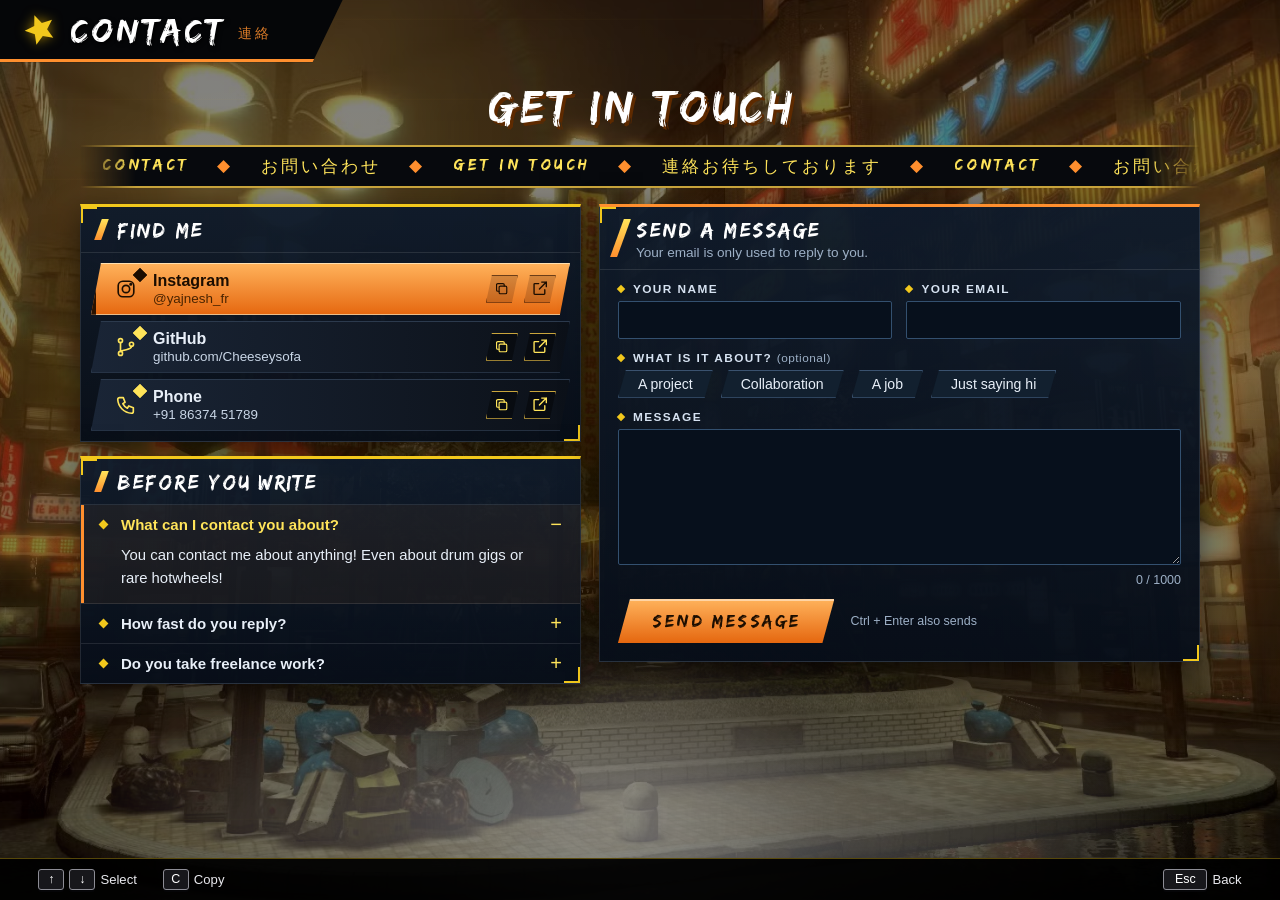
<file: contact.html>
<!DOCTYPE html>
<html lang="en">
<head>
    <meta charset="UTF-8">
    <meta name="viewport" content="width=device-width, initial-scale=1.0">
    <title>Contact | Like A Portfolio: Infinite Projects</title>
    <!-- style.css = shared look (fonts, fog, sparks, dragon). contact.css = this page only -->
    <link rel="stylesheet" href="css/style.css">
    <link rel="stylesheet" href="css/contact.css">
</head>
<body class="contact-page">
    <!-- the icons used on this page (plain line icons, reused below) -->
    <svg width="0" height="0" style="position:absolute" aria-hidden="true" focusable="false">
        <symbol id="i-insta" viewBox="0 0 24 24"><rect x="3.5" y="3.5" width="17" height="17" rx="5"/><circle cx="12" cy="12" r="4"/><circle cx="17.2" cy="6.8" r="0.8"/></symbol>
        <symbol id="i-branch" viewBox="0 0 24 24"><circle cx="6" cy="5" r="2.2"/><circle cx="6" cy="19" r="2.2"/><circle cx="18" cy="9" r="2.2"/><path d="M6 7.2v9.6M18 11.2c0 4-6 3-12 5.6"/></symbol>
        <symbol id="i-phone" viewBox="0 0 24 24"><path d="M5 4h4l2 5-2.5 1.5a11 11 0 0 0 5 5L15 13l5 2v4a2 2 0 0 1-2 2A16 16 0 0 1 3 6a2 2 0 0 1 2-2z"/></symbol>
        <symbol id="i-copy" viewBox="0 0 24 24"><rect x="8" y="8" width="12" height="12" rx="2"/><path d="M16 8V6a2 2 0 0 0-2-2H6a2 2 0 0 0-2 2v8a2 2 0 0 0 2 2h2"/></symbol>
        <symbol id="i-open" viewBox="0 0 24 24"><path d="M14 4h6v6M20 4l-9 9M18 14v5a1 1 0 0 1-1 1H5a1 1 0 0 1-1-1V7a1 1 0 0 1 1-1h5"/></symbol>
    </svg>

    <!-- Shared background effects (same as the other pages) -->
    <div class="bg-rays"></div>
    <div class="bg-pattern"></div>

    <div class="fog-container">
        <div class="fog fog-1"></div>
        <div class="fog fog-2"></div>
        <div class="fog fog-3"></div>
        <div class="fog fog-4"></div>
        <div class="fog fog-5"></div>
    </div>

    <div class="sparks-container">
        <div class="spark spark-1"></div>
        <div class="spark spark-2"></div>
        <div class="spark spark-3"></div>
        <div class="spark spark-4"></div>
        <div class="spark spark-5"></div>
        <div class="spark spark-6"></div>
        <div class="spark spark-7"></div>
        <div class="spark spark-8"></div>
    </div>

    <!-- HEADER (top-left banner) -->
    <header class="page-header">
        <svg class="header-icon" viewBox="0 0 100 100" aria-hidden="true">
            <polygon points="36.35,6.82 58.36,29.15 88.27,19.76 73.83,47.59 92,73.14 61.07,68.01 42.39,93.18 37.71,62.18 8,52.19 36.03,38.17"/>
        </svg>
        <h1 class="header-title">Contact</h1>
        <span class="header-jp">連絡</span>
    </header>

    <main class="wrap">
        <section class="intro">
            <h2 class="intro-title" style="text-align: center;">Get in touch</h2>
        </section>

        <!-- scrolling display (decoration only; the text is repeated twice so the loop is seamless) -->
        <div class="ticker" aria-hidden="true">
            <div class="ticker-track">
                <span>CONTACT</span><span class="sep">&#9670;</span><span>お問い合わせ</span><span class="sep">&#9670;</span><span>GET IN TOUCH</span><span class="sep">&#9670;</span><span>連絡お待ちしております</span><span class="sep">&#9670;</span>
                <span>CONTACT</span><span class="sep">&#9670;</span><span>お問い合わせ</span><span class="sep">&#9670;</span><span>GET IN TOUCH</span><span class="sep">&#9670;</span><span>連絡お待ちしております</span><span class="sep">&#9670;</span>
            </div>
        </div>

        <div class="grid">
            <!-- LEFT: the three places to find me. Values come from contact.js (empty = "Not added yet"). -->
            <div class="col col-left">
                <section class="panel reach" aria-labelledby="reachHead">
                    <div class="panel-head"><h3 id="reachHead">Find me</h3></div>
                    <ul class="reach-list" id="reachList">
                        <li class="reach-row" data-key="instagram">
                            <span class="r-icon"><svg class="ico" aria-hidden="true"><use href="#i-insta"/></svg></span>
                            <span class="r-text"><span class="r-label">Instagram</span><span class="r-value empty">Not added yet</span></span>
                            <span class="r-actions">
                                <button class="mini" type="button" data-act="copy" aria-label="Copy Instagram link"><svg class="ico" aria-hidden="true"><use href="#i-copy"/></svg></button>
                                <a class="mini" href="#" target="_blank" rel="noopener" data-act="open" aria-label="Open Instagram"><svg class="ico" aria-hidden="true"><use href="#i-open"/></svg></a>
                            </span>
                        </li>
                        <li class="reach-row" data-key="github">
                            <span class="r-icon"><svg class="ico" aria-hidden="true"><use href="#i-branch"/></svg></span>
                            <span class="r-text"><span class="r-label">GitHub</span><span class="r-value empty">Not added yet</span></span>
                            <span class="r-actions">
                                <button class="mini" type="button" data-act="copy" aria-label="Copy GitHub link"><svg class="ico" aria-hidden="true"><use href="#i-copy"/></svg></button>
                                <a class="mini" href="#" target="_blank" rel="noopener" data-act="open" aria-label="Open GitHub"><svg class="ico" aria-hidden="true"><use href="#i-open"/></svg></a>
                            </span>
                        </li>
                        <li class="reach-row" data-key="phone">
                            <span class="r-icon"><svg class="ico" aria-hidden="true"><use href="#i-phone"/></svg></span>
                            <span class="r-text"><span class="r-label">Phone</span><span class="r-value empty">Not added yet</span></span>
                            <span class="r-actions">
                                <button class="mini" type="button" data-act="copy" aria-label="Copy phone number"><svg class="ico" aria-hidden="true"><use href="#i-copy"/></svg></button>
                                <a class="mini" href="#" data-act="open" aria-label="Call"><svg class="ico" aria-hidden="true"><use href="#i-open"/></svg></a>
                            </span>
                        </li>
                    </ul>
                </section>

                <!-- stays hidden until at least one answer is filled in (contact.js, FAQ) -->
                <section class="panel faq" id="faqPanel" aria-labelledby="faqHead" hidden>
                    <div class="panel-head"><h3 id="faqHead">Before you write</h3></div>
                    <div id="faqList"></div>
                </section>
            </div>

            <!-- RIGHT: the message form -->
            <div class="col col-right">
                <form class="panel slip" id="form" novalidate>
                    <div class="slip-head">
                        <h3>Send a message</h3>
                        <p>Your email is only used to reply to you.</p>
                    </div>

                    <div class="two">
                        <div class="field">
                            <label for="fName">Your name</label>
                            <input id="fName" name="name" type="text" autocomplete="name" maxlength="80" aria-describedby="eName">
                            <p class="err" id="eName" role="alert"></p>
                        </div>
                        <div class="field">
                            <label for="fEmail">Your email</label>
                            <input id="fEmail" name="email" type="email" autocomplete="email" maxlength="120" aria-describedby="eEmail">
                            <p class="err" id="eEmail" role="alert"></p>
                        </div>
                    </div>

                    <fieldset class="field topics">
                        <legend>What is it about? <span class="opt">(optional)</span></legend>
                        <div class="chips" id="topics">
                            <label class="topic"><input type="radio" name="topic" value="Project"><span>A project</span></label>
                            <label class="topic"><input type="radio" name="topic" value="Collaboration"><span>Collaboration</span></label>
                            <label class="topic"><input type="radio" name="topic" value="Job"><span>A job</span></label>
                            <label class="topic"><input type="radio" name="topic" value="Hello"><span>Just saying hi</span></label>
                        </div>
                    </fieldset>

                    <div class="field">
                        <label for="fMsg">Message</label>
                        <textarea id="fMsg" name="message" rows="5" maxlength="1000" aria-describedby="eMsg count"></textarea>
                        <div class="msg-foot">
                            <p class="err" id="eMsg" role="alert"></p>
                            <span class="counter" id="count">0 / 1000</span>
                        </div>
                    </div>

                    <!-- spam trap: people never see this, bots fill it in -->
                    <div class="hp" aria-hidden="true">
                        <label>Leave this empty <input type="text" name="website" id="fHp" tabindex="-1" autocomplete="off"></label>
                    </div>

                    <div class="slip-actions">
                        <button type="submit" class="send" id="sendBtn">
                            <span class="send-label">Send message</span>
                            <span class="send-spin" aria-hidden="true"></span>
                        </button>
                        <p class="send-tip">Ctrl + Enter also sends</p>
                    </div>

                    <div class="result" id="result" role="status" aria-live="polite" hidden></div>

                    <!-- the hanko stamp that lands on the slip when a message really went out -->
                    <div class="stamp" id="stamp" aria-hidden="true"><span>送信済</span></div>
                </form>
            </div>
        </div>
    </main>

    <div class="toast" id="toast" role="status" aria-live="polite"></div>

    <!-- BOTTOM BAR -->
    <footer class="hint-bar">
        <span class="hint">
            <button class="key" id="keyUp" type="button" aria-label="Previous">&uarr;</button>
            <button class="key" id="keyDown" type="button" aria-label="Next">&darr;</button>
            Select
        </span>
        <span class="hint">
            <button class="key" id="keyCopy" type="button" aria-label="Copy the selected one">C</button>
            Copy
        </span>
        <span class="spacer"></span>
        <a class="hint back" id="backBtn" href="homepage.html"><kbd class="key key-wide" aria-hidden="true">Esc</kbd> Back</a>
    </footer>

    <script src="js/contact.js"></script>
</body>
</html>
</file>
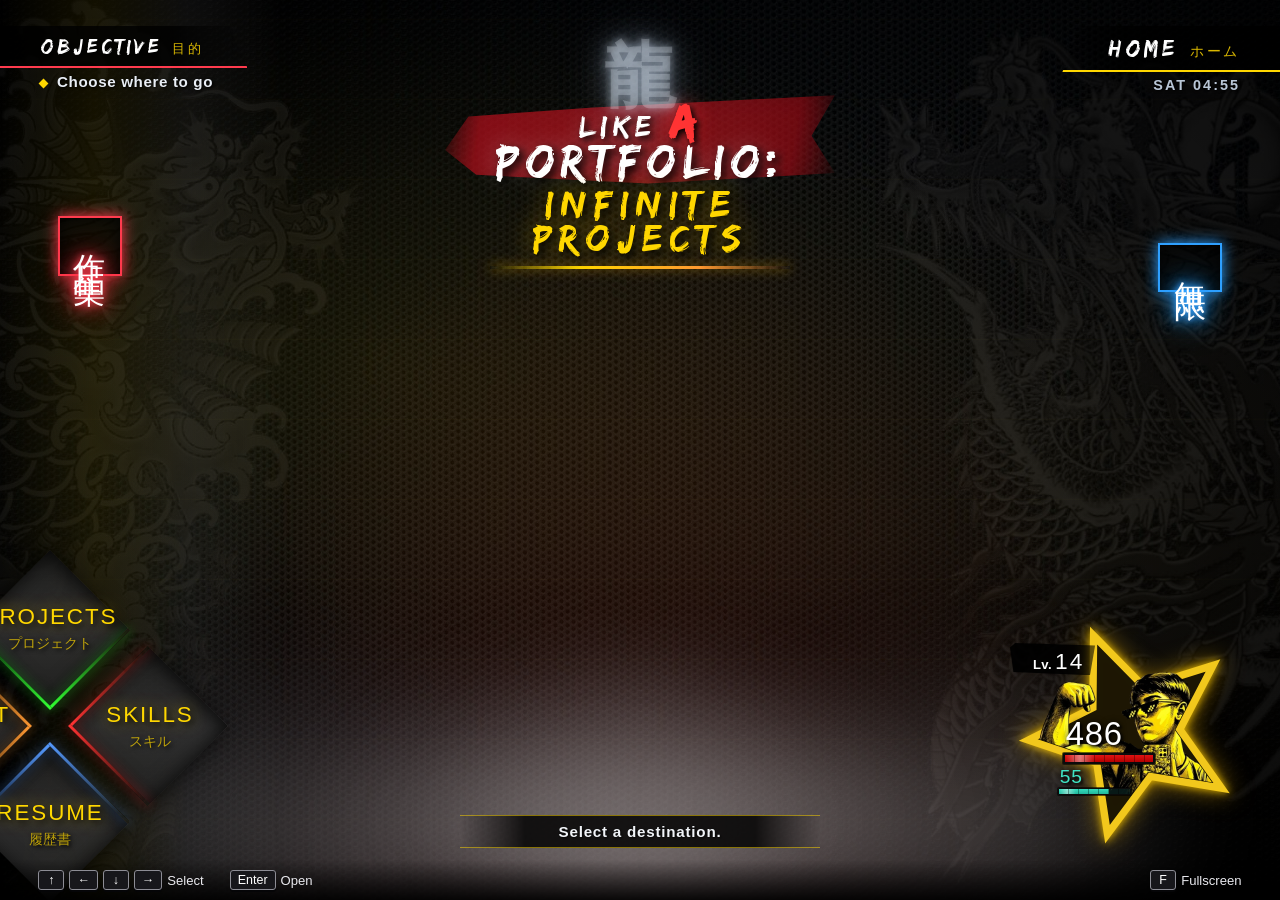
<file: homepage.html>
<!DOCTYPE html>
<html lang="en">
<head>
    <meta charset="UTF-8">
    <meta name="viewport" content="width=device-width, initial-scale=1.0">
    <title>Like A Portfolio: Infinite Projects</title>
    <link rel="stylesheet" href="css/style.css">
    <!-- page transition: must stay in the <head> -->
    <script src="js/nav.js"></script>
</head>
<body>
    <!-- Animated background elements -->
    <div class="bg-rays"></div>
    <div class="bg-pattern"></div>
    <div class="bg-vignette"></div>
    <div class="bg-beam"></div>

    <!-- Subtle fog at the very bottom -->
    <div class="fog-container">
        <div class="fog fog-1"></div>
        <div class="fog fog-2"></div>
        <div class="fog fog-3"></div>
        <div class="fog fog-4"></div>
        <div class="fog fog-5"></div>
    </div>

    <!-- Sparks from top -->
    <div class="sparks-container">
        <div class="spark spark-1"></div>
        <div class="spark spark-2"></div>
        <div class="spark spark-3"></div>
        <div class="spark spark-4"></div>
        <div class="spark spark-5"></div>
        <div class="spark spark-6"></div>
        <div class="spark spark-7"></div>
        <div class="spark spark-8"></div>
    </div>

    <!-- Title at top center with kanji above -->
    <div class="game-title">
        <div class="title-kanji">龍</div>
        <div class="title-main">
            <div class="title-like-line">LIKE <span class="red-a">A</span></div>
            <span class="title-portfolio">PORTFOLIO:</span>
        </div>
        <div class="title-subtitle">
            <span class="title-infinite">INFINITE</span>
            <span class="title-projects">PROJECTS</span>
        </div>
    </div>

    <!-- Character Section - Bottom Right with HP above and MP below -->
    <div class="character-section">
        <!-- Star containing image with HP above and MP below -->
        <div class="character-star-frame">
            <!-- HP section - lower half of star -->
            <div class="hp-section">
                <div class="hp-value">1000</div>
                <div class="hp-bar">
                    <div class="hp-fill"></div>
                </div>
            </div>

            <!-- Black star with yellow glow -->
            <div class="star-bg">★</div>

            <!-- Level tag -->
            <div class="level-badge"><span class="lv">Lv.</span><span class="lv-num">14</span></div>

            <!-- Character image at center of star -->
            <div class="portrait">
                <img src="images/thegoat.png" alt="Character" class="character-image">
            </div>

            <!-- MP section - under HP -->
            <div class="mp-section">
                <div class="mp-value">420</div>
                <div class="mp-bar">
                    <div class="mp-fill"></div>
                </div>
            </div>
        </div>
    </div>

    <!-- Diamond Menu Buttons - Bottom Left -->
    <nav class="menu-buttons">
        <div class="diamond-grid">
            <!-- Top -->
            <div class="diamond-btn-wrapper top">
                <button class="diamond-btn" data-page="projects">
                    <div class="diamond-shape"></div>
                    <div class="btn-content">
                        <span class="btn-text-en">PROJECTS</span>
                        <span class="btn-text-jp">プロジェクト</span>
                    </div>
                </button>
            </div>

            <!-- Left -->
            <div class="diamond-btn-wrapper left">
                <button class="diamond-btn" data-page="contact">
                    <div class="diamond-shape"></div>
                    <div class="btn-content">
                        <span class="btn-text-en">CONTACT</span>
                        <span class="btn-text-jp">連絡</span>
                    </div>
                </button>
            </div>

            <!-- Right -->
            <div class="diamond-btn-wrapper right">
                <button class="diamond-btn" data-page="skills">
                    <div class="diamond-shape"></div>
                    <div class="btn-content">
                        <span class="btn-text-en">SKILLS</span>
                        <span class="btn-text-jp">スキル</span>
                    </div>
                </button>
            </div>

            <!-- Bottom -->
            <div class="diamond-btn-wrapper bottom">
                <button class="diamond-btn" data-page="resume">
                    <div class="diamond-shape"></div>
                    <div class="btn-content">
                        <span class="btn-text-en">RESUME</span>
                        <span class="btn-text-jp">履歴書</span>
                    </div>
                </button>
            </div>
        </div>
    </nav>

    <!-- Vertical neon street signs, left and right (decoration only) -->
    <div class="sign sign-left" aria-hidden="true"><span>作品集</span></div>
    <div class="sign sign-right" aria-hidden="true"><span>無限</span></div>

    <!-- HUD, top left: the current objective -->
    <div class="objective" aria-hidden="true">
        <span class="obj-tag"><b>OBJECTIVE</b><em>目的</em></span>
        <span class="obj-text"><i></i>Choose where to go</span>
    </div>

<!-- Help line: describes whichever diamond you point at (script.js fills it in) -->
    <div class="help-text" id="helpText" aria-live="polite">Select a destination.</div>

    <!-- HUD, top right: where you are + the time (the clock is filled in by script.js) -->
    <div class="hud-top" aria-hidden="true">
        <div class="hud-area"><span class="hud-en">HOME</span><span class="hud-jp">ホーム</span></div>
        <div class="hud-time" id="hudTime">&nbsp;</div>
    </div>

    <!-- Key hints, bottom (same bar as the other pages) -->
    <footer class="hint-bar">
        <span class="hint">
            <kbd class="key">&uarr;</kbd><kbd class="key">&larr;</kbd><kbd class="key">&darr;</kbd><kbd class="key">&rarr;</kbd>
            Select
        </span>
        <span class="hint"><kbd class="key key-wide">Enter</kbd> Open</span>
        <span class="spacer"></span>
        <span class="hint"><kbd class="key">F</kbd> Fullscreen</span>
    </footer>

    <script src="js/script.js"></script>
</body>
</html>
</file>
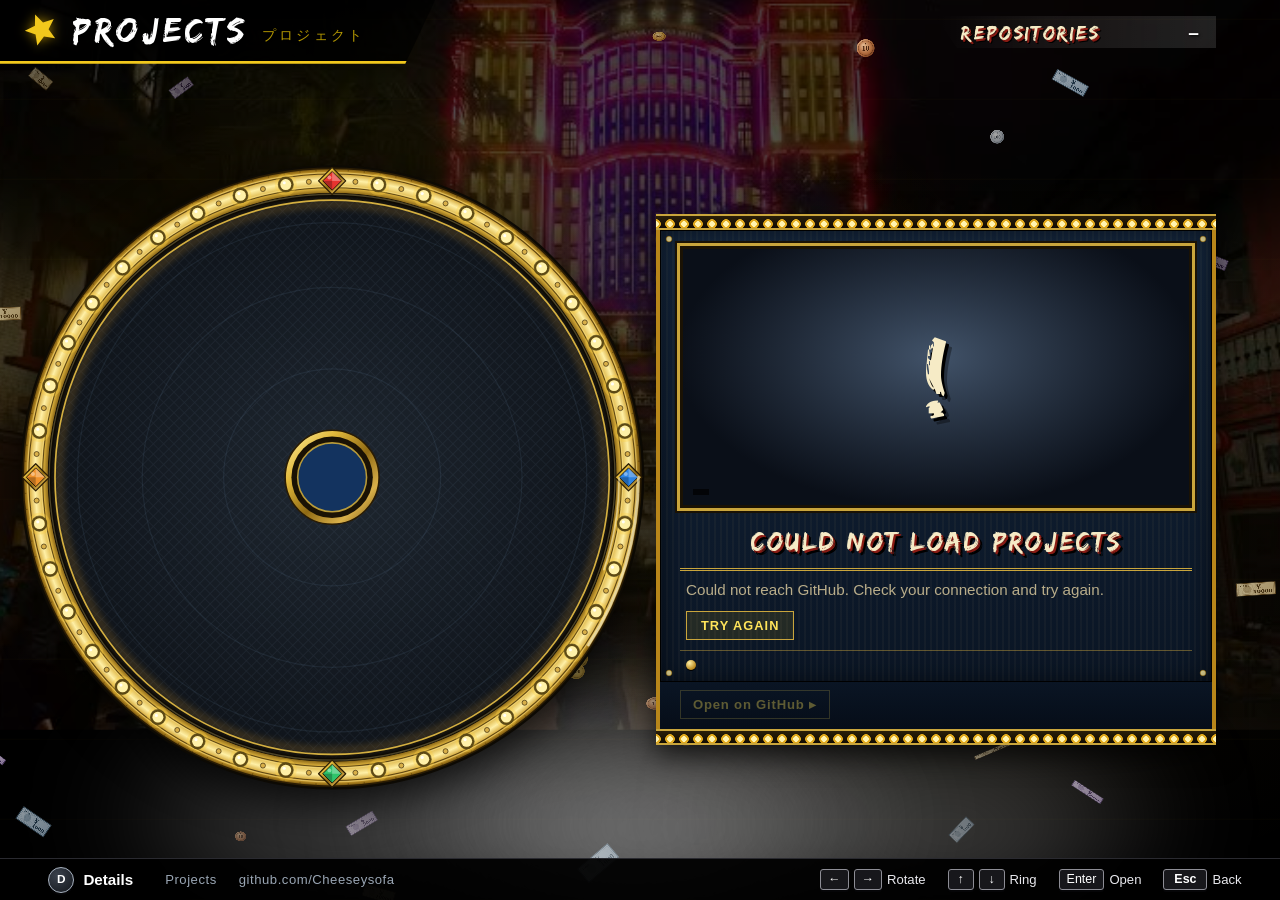
<file: projects.html>
<!DOCTYPE html>
<html lang="en">
<head>
    <meta charset="UTF-8">
    <meta name="viewport" content="width=device-width, initial-scale=1.0">
    <title>Projects | Like A Portfolio: Infinite Projects</title>
    <!-- style.css = shared look (fonts, fog, sparks, dragon). projects.css = this page only -->
    <link rel="stylesheet" href="css/style.css">
    <link rel="stylesheet" href="css/projects.css">
</head>
<body class="projects-page">
    <!-- yen notes and coins falling behind everything (money-rain.js) -->
    <canvas id="moneyRain" class="money-rain" aria-hidden="true"></canvas>

    <!-- Shared background effects (same as the other pages) -->
    <div class="bg-rays"></div>
    <div class="bg-pattern"></div>

    <div class="fog-container">
        <div class="fog fog-1"></div>
        <div class="fog fog-2"></div>
        <div class="fog fog-3"></div>
        <div class="fog fog-4"></div>
        <div class="fog fog-5"></div>
    </div>

    <div class="sparks-container">
        <div class="spark spark-1"></div>
        <div class="spark spark-2"></div>
        <div class="spark spark-3"></div>
        <div class="spark spark-4"></div>
        <div class="spark spark-5"></div>
        <div class="spark spark-6"></div>
        <div class="spark spark-7"></div>
        <div class="spark spark-8"></div>
    </div>

    <!-- HEADER (top-left banner) -->
    <header class="page-header">
        <svg class="header-icon" viewBox="0 0 100 100" aria-hidden="true">
            <polygon points="36.35,6.82 58.36,29.15 88.27,19.76 73.83,47.59 92,73.14 61.07,68.01 42.39,93.18 37.71,62.18 8,52.19 36.03,38.17"/>
        </svg>
        <h1 class="header-title">Projects</h1>
        <span class="header-jp">プロジェクト</span>
    </header>

    <!-- Top-right: where the reference shows "Money". Here: how many repositories, plus total stars. -->
    <div class="topright" id="topRight">
        <div class="topright-main">
            <span class="topright-label">Repositories</span>
            <span class="topright-value" id="statRepos">&ndash;</span>
        </div>
        <div class="topright-sub" id="statSub">&nbsp;</div>
    </div>

    <main class="layout">
        <!-- LEFT: the skill-tree wheel. Every repository is a gem on it. -->
        <section class="wheel-wrap" aria-label="Repositories">
            <svg id="wheel" class="wheel" viewBox="0 0 600 600" role="listbox" aria-label="Repository wheel">
                <defs>
                    <!-- brass: the bezel, pins and gem rims -->
                    <linearGradient id="brass" x1="0" y1="0" x2="1" y2="1">
                        <stop offset="0%" stop-color="#fff0a6"/>
                        <stop offset="28%" stop-color="#e2b93b"/>
                        <stop offset="55%" stop-color="#8f6a14"/>
                        <stop offset="78%" stop-color="#d9b04a"/>
                        <stop offset="100%" stop-color="#6e4e0c"/>
                    </linearGradient>
                    <!-- ring brass: shaded across the band so it looks like a round tube, the same all the way round -->
                    <radialGradient id="ringBrass" gradientUnits="userSpaceOnUse" cx="300" cy="300" r="296">
                        <stop offset="0.915" stop-color="#6e4e0c"/>
                        <stop offset="0.935" stop-color="#d9ae3a"/>
                        <stop offset="0.962" stop-color="#fff0a6"/>
                        <stop offset="0.985" stop-color="#cf9f2c"/>
                        <stop offset="1" stop-color="#6a4a0a"/>
                    </radialGradient>
                    <!-- the board inside the ring: dark charcoal with a faint diagonal pattern (Yakuza 0) -->
                    <pattern id="hatch" width="7" height="7" patternUnits="userSpaceOnUse" patternTransform="rotate(45)">
                        <rect width="7" height="7" fill="#12171d"/>
                        <path d="M0 0H7M0 0V7" stroke="#2c3643" stroke-width="1.5"/>
                    </pattern>
                    <radialGradient id="disc" cx="50%" cy="50%" r="55%">
                        <stop offset="0%" stop-color="#26303b"/>
                        <stop offset="70%" stop-color="#131921"/>
                        <stop offset="100%" stop-color="#0b0f14"/>
                    </radialGradient>
                    <radialGradient id="gloss" cx="35%" cy="28%" r="70%">
                        <stop offset="0%" stop-color="#ffffff" stop-opacity="0.85"/>
                        <stop offset="45%" stop-color="#ffffff" stop-opacity="0.12"/>
                        <stop offset="100%" stop-color="#000000" stop-opacity="0.35"/>
                    </radialGradient>
                    <filter id="glow" x="-60%" y="-60%" width="220%" height="220%">
                        <feGaussianBlur stdDeviation="4" result="b"/>
                        <feMerge><feMergeNode in="b"/><feMergeNode in="SourceGraphic"/></feMerge>
                    </filter>
                    <clipPath id="hubClip"><circle cx="300" cy="300" r="33"/></clipPath>
                </defs>

                <!-- the pachinko ring: brass bezel (bulbs are added by projects.js). Inside it is the plain Yakuza 0 board. -->
                <circle cx="300" cy="300" r="299" fill="#0d0a04"/>
                <circle cx="300" cy="300" r="296" fill="url(#ringBrass)"/>
                <circle cx="300" cy="300" r="296" fill="none" stroke="#2a1c04" stroke-width="1.5"/>
                <!-- inner lip + the board -->
                <circle cx="300" cy="300" r="272.5" fill="#150f03"/>
                <circle cx="300" cy="300" r="271" fill="none" stroke="#f3dc8a" stroke-opacity="0.75" stroke-width="1.2"/>
                <circle cx="300" cy="300" r="269" fill="url(#disc)"/>
                <circle cx="300" cy="300" r="269" fill="url(#hatch)" opacity="0.38"/>
                <circle cx="300" cy="300" r="269" fill="none" stroke="#000" stroke-opacity="0.6" stroke-width="6"/>
                <g id="rails"></g>
                <g id="gates"></g>
                <g id="links"></g>
                <g id="nodes"></g>

                <!-- the hub in the middle: the GitHub profile -->
                <g id="hub" class="hub" tabindex="0" role="option" aria-label="Profile">
                    <circle cx="300" cy="300" r="45" fill="url(#brass)" stroke="#2a1c04" stroke-width="1.5"/>
                    <circle cx="300" cy="300" r="39" fill="#1a1204"/>
                    <circle cx="300" cy="300" r="33" fill="#13335f"/>
                    <image id="hubImage" href="" x="267" y="267" width="66" height="66" preserveAspectRatio="xMidYMid slice" clip-path="url(#hubClip)"/>
                    <circle cx="300" cy="300" r="33" fill="none" stroke="#e2b93b" stroke-opacity="0.8" stroke-width="1.5"/>
                </g>
            </svg>
            <div class="wheel-tip" id="wheelTip" role="tooltip"></div>
        </section>

        <!-- RIGHT: detail panel (image, name, description, price line) -->
        <section class="detail" id="detail" aria-live="polite">
            <div class="rule rule-top"></div>

            <div class="detail-body" id="detailBody">
                <!-- the preview image (first image from the README) -->
                <div class="shot" id="shot">
                    <div class="shot-fallback" id="shotFallback"><span id="shotInitial">?</span></div>
                    <img class="shot-img" id="shotImg" alt="" hidden>
                    <div class="chips" id="chips"></div>
                    <div class="shot-note" id="shotNote"></div>
                </div>

                <h2 class="detail-title" id="detailTitle">Loading&hellip;</h2>

                <div class="detail-text" id="detailText"></div>
                <p class="detail-meta" id="detailMeta"></p>

                <!-- full README view (toggled with the Details button) -->
                <div class="readme" id="readme" hidden>
                    <div class="readme-scroll" id="readmeScroll"></div>
                </div>
            </div>

            <div class="detail-foot">
                <div class="rule"></div>
                <div class="price-row">
                    <a class="open-btn" id="openBtn" href="#" target="_blank" rel="noopener">Open on GitHub &#9656;</a>
                    <span class="price" id="price"></span>
                </div>
            </div>
            <div class="rule rule-bottom"></div>
        </section>
    </main>

    <!-- BOTTOM BAR -->
    <footer class="hint-bar">
        <button class="hint-btn" id="btnDetails" type="button" aria-pressed="false">
            <kbd class="key" aria-hidden="true">D</kbd> Details
        </button>
        <span class="crumb">Projects</span>
        <a class="crumb crumb-link" id="crumbUser" href="#" target="_blank" rel="noopener">github.com</a>

        <span class="spacer"></span>

        <span class="hint">
            <button class="key" id="keyLeft" type="button" aria-label="Previous gem">&larr;</button>
            <button class="key" id="keyRight" type="button" aria-label="Next gem">&rarr;</button>
            Rotate
        </span>
        <span class="hint">
            <button class="key" id="keyUp" type="button" aria-label="Inner ring">&uarr;</button>
            <button class="key" id="keyDown" type="button" aria-label="Outer ring">&darr;</button>
            Ring
        </span>
        <span class="hint"><kbd class="key key-wide" aria-hidden="true">Enter</kbd> Open</span>
        <a class="hint back" id="backBtn" href="homepage.html"><kbd class="key key-wide" aria-hidden="true">Esc</kbd> Back</a>
    </footer>

    <!-- full-size preview picture (click the picture; click again or press Esc to close) -->
    <div class="lightbox" id="lightbox" hidden>
        <img id="lightboxImg" alt="">
    </div>

    <script src="js/money-rain.js"></script>
    <script src="js/projects.js"></script>
</body>
</html>
</file>
<file: css/style.css>
@font-face {
    font-family: 'Edo SZ';
    src: url('../assets/edosz.ttf') format('truetype');
    font-weight: normal;
    font-style: normal;
}

* {
    margin: 0;
    padding: 0;
    box-sizing: border-box;
}

body {
    font-family: 'Impact', sans-serif;
    background: #000000;
    min-height: 100vh;
    overflow: hidden;
    position: relative;
}

/* Dragon background - moved down */
body::before {
    content: '';
    position: fixed;
    top: 0;
    left: 0;
    width: 100vw;
    height: 100vh;
    background-image: url('../images/dragonfish.jpg');
    background-size: cover; /* Ensures it fills the screen without squishing */
    background-position: center;
    background-repeat: no-repeat;
    opacity: 0.40;
    z-index: 0;
    pointer-events: none;
}

/* Background Effects */
.bg-rays {
    position: fixed;
    top: 0;
    left: 0;
    width: 100%;
    height: 100%;
    background:
        radial-gradient(ellipse at 30% 40%, rgba(255, 215, 0, 0.08) 0%, transparent 50%),
        radial-gradient(ellipse at 70% 60%, rgba(218, 165, 32, 0.06) 0%, transparent 50%);
    animation: subtleGlow 6s ease-in-out infinite;
    z-index: 0;
}

@keyframes subtleGlow {
    0%, 100% { opacity: 0.4; }
    50% { opacity: 0.7; }
}

.bg-pattern {
    position: fixed;
    top: 0;
    left: 0;
    width: 100%;
    height: 100%;
    background-image:
        repeating-linear-gradient(
            0deg,
            rgba(255, 215, 0, 0.02) 0px,
            transparent 2px,
            transparent 80px
        );
    pointer-events: none;
    z-index: 1;
}

/* Thicker fog at the very bottom */
.fog-container {
    position: fixed;
    bottom: 0;
    left: 0;
    width: 100%;
    height: 180px;
    pointer-events: none;
    z-index: 2;
    overflow: visible;
}

.fog {
    position: absolute;
    bottom: 0;
    width: 500px;
    height: 240px;
    background: radial-gradient(ellipse at center bottom, rgba(200, 200, 200, 0.36) 0%, rgba(180, 180, 180, 0.22) 40%, transparent 72%);
    border-radius: 50%;
    filter: blur(50px);
    animation: fogFloat 12s ease-in-out infinite;
}

.fog-1 {
    left: 5%;
    animation-delay: 0s;
    width: 550px;
}

.fog-2 {
    left: 25%;
    animation-delay: 2s;
    width: 500px;
}

.fog-3 {
    left: 50%;
    transform: translateX(-50%);
    animation-delay: 1s;
    width: 600px;
}

.fog-4 {
    right: 25%;
    animation-delay: 3s;
    width: 520px;
}

.fog-5 {
    right: 5%;
    animation-delay: 1.5s;
    width: 540px;
}

@keyframes fogFloat {
    0%, 100% {
        transform: translateX(0) translateY(0) scale(1);
        opacity: 0.75;
    }
    50% {
        transform: translateX(20px) translateY(-10px) scale(1.05);
        opacity: 0.95;
    }
}

/* Sparks from top */
.sparks-container {
    position: fixed;
    top: 0;
    left: 0;
    width: 100%;
    height: 100%;
    pointer-events: none;
    z-index: 3;
    overflow: hidden;
}

.spark {
    position: absolute;
    width: 3px;
    height: 3px;
    background: #FFD700;
    border-radius: 50%;
    box-shadow: 0 0 8px #FFD700, 0 0 12px #FFD700;
    animation: sparkFall 4s linear infinite;
    opacity: 0;
}

.spark-1 { left: 10%; animation-delay: 0s; }
.spark-2 { left: 25%; animation-delay: 0.5s; }
.spark-3 { left: 40%; animation-delay: 1s; }
.spark-4 { left: 55%; animation-delay: 1.5s; }
.spark-5 { left: 70%; animation-delay: 0.8s; }
.spark-6 { left: 85%; animation-delay: 1.2s; }
.spark-7 { left: 15%; animation-delay: 2s; }
.spark-8 { left: 90%; animation-delay: 2.5s; }

@keyframes sparkFall {
    0% {
        top: -20px;
        opacity: 1;
        transform: translateX(0);
    }
    100% {
        top: 100%;
        opacity: 0;
        transform: translateX(30px);
    }
}

/* Title - Top Center - Smaller size */
.game-title {
    position: fixed;
    top: 40px;
    left: 50%;
    transform: translateX(-50%);
    text-align: center;
    z-index: 10;
    display: flex;
    flex-direction: column;
    align-items: center;
}

.title-kanji {
    font-family: 'Edo SZ', 'Impact', sans-serif;
    font-size: 4.5rem;
    color: rgba(240, 248, 255, 0.24);
    text-shadow:
        0 0 10px rgba(220, 235, 255, 0.5),
        0 0 28px rgba(200, 225, 255, 0.35),
        0 0 60px rgba(180, 210, 255, 0.2);
    font-weight: 900;
    margin-bottom: -0.8rem;
    line-height: 1;
    animation: tubeFlicker 7s linear infinite;
}

/* Faint fluorescent-tube flicker: steady glow with a few quick stutters per cycle */
@keyframes tubeFlicker {
    0%, 30%, 32%, 36%, 68%, 70%, 72%, 100% {
        color: rgba(240, 248, 255, 0.24);
        text-shadow:
            0 0 10px rgba(220, 235, 255, 0.5),
            0 0 28px rgba(200, 225, 255, 0.35),
            0 0 60px rgba(180, 210, 255, 0.2);
    }
    31%, 33%, 69% {
        color: rgba(240, 248, 255, 0.08);
        text-shadow:
            0 0 3px rgba(220, 235, 255, 0.1),
            0 0 8px rgba(200, 225, 255, 0.05),
            0 0 16px rgba(180, 210, 255, 0.03);
    }
    34%, 71% {
        color: rgba(240, 248, 255, 0.16);
        text-shadow:
            0 0 6px rgba(220, 235, 255, 0.3),
            0 0 16px rgba(200, 225, 255, 0.2),
            0 0 32px rgba(180, 210, 255, 0.1);
    }
}

@media (prefers-reduced-motion: reduce) {
    .title-kanji {
        animation: none;
    }
}

.title-main {
    display: flex;
    flex-direction: column;
    align-items: center;
    position: relative;
    z-index: 1;
}

.title-like-line {
    font-family: 'Edo SZ', 'Impact', sans-serif;
    font-size: 2rem;
    font-weight: 400;
    color: #ffffff;
    letter-spacing: 0.3rem;
    text-shadow:
        3px 3px 6px rgba(0, 0, 0, 1),
        0 0 20px rgba(255, 255, 255, 0.3);
    text-transform: uppercase;
    line-height: 1;
}

/* The "A" in "LIKE A" - RED and BIGGER */
.title-like-line .red-a {
    color: #ff3333;
    font-size: 2.8rem;
    text-shadow:
        3px 3px 6px rgba(0, 0, 0, 1),
        0 0 20px rgba(255, 51, 51, 0.6);
    font-weight: 900;
}

.title-portfolio {
    font-family: 'Edo SZ', 'Impact', sans-serif;
    font-size: 3rem;
    font-weight: 400;
    color: #ffffff;
    letter-spacing: 0.35rem;
    text-shadow:
        4px 4px 8px rgba(0, 0, 0, 1),
        0 0 25px rgba(255, 255, 255, 0.3);
    text-transform: uppercase;
    line-height: 0.85;
    margin-top: -0.2rem;
}

.title-subtitle {
    display: flex;
    flex-direction: column;
    align-items: center;
    margin-top: 0.3rem;
    position: relative;
    z-index: 1;
}

/* INFINITE PROJECTS in yellow */
.title-infinite,
.title-projects {
    font-family: 'Edo SZ', 'Impact', sans-serif;
    font-size: 2.5rem;
    font-weight: 400;
    color: #FFD700;
    letter-spacing: 0.4rem;
    text-shadow:
        4px 4px 8px rgba(0, 0, 0, 1),
        0 0 25px rgba(255, 215, 0, 0.5);
    text-transform: uppercase;
    line-height: 0.85;
}

/* Character Section - Bottom Right */
.character-section {
    position: fixed;
    bottom: 50px;   /* raise / lower the whole star + portrait with this one number */
    right: 60px;
    z-index: 5;
}

/* Star frame. Everything inside is positioned in % of this box (or scales with --s), so it
   resizes as one unit. The star itself spans roughly x 8-92%, y 7-93% of the frame. */
.character-star-frame {
    --s: 1;      /* overall size of the star + everything on it (1 = 230px) */
    --hp-h: max(8px, calc(11px * var(--s)));
    --mp-h: max(5px, calc(6.5px * var(--s)));
    width: calc(230px * var(--s));
    height: calc(230px * var(--s));
    position: relative;
    z-index: 1;
}

/* Star: tilted ~22deg counter-clockwise like the reference, drawn as an SVG with a real stroke
   (uniform gold outline, dark fill). Glow is a drop-shadow. font-size:0 hides the ★ in the HTML. */
.star-bg {
    position: absolute;
    inset: 0;
    font-size: 0;
    color: transparent;
    z-index: 0;
    background: url("data:image/svg+xml,%3Csvg xmlns='http://www.w3.org/2000/svg' viewBox='0 0 100 100'%3E%3Cpolygon points='36.35,6.82 58.36,29.15 88.27,19.76 73.83,47.59 92,73.14 61.07,68.01 42.39,93.18 37.71,62.18 8,52.19 36.03,38.17' fill='%230d0904' fill-opacity='0.92' stroke='%23f2c81c' stroke-width='3.2' stroke-linejoin='miter' stroke-miterlimit='10'/%3E%3C/svg%3E") center / 100% 100% no-repeat;
    filter:
        drop-shadow(0 0 4px rgba(255, 204, 0, 0.9))
        drop-shadow(0 0 12px rgba(255, 190, 0, 0.5));
}

/* Portrait window. It covers the whole star frame and is cut to the star's lower outline
   (the polygon follows the star's edge, pulled in a touch so the gold outline stays visible),
   but it is OPEN AT THE TOP - so the head / fist can rise above the star like in the reference.
   To tweak the cut, edit the percentages in clip-path (x% y%, frame-relative). */
.portrait {
    position: absolute;
    inset: 0;
    z-index: 2;
    clip-path: polygon(12.94% -40%, 84.48% -40%, 84.48% 22.94%, 71.61% 47.75%, 87.8% 70.52%, 60.24% 65.95%, 43.59% 88.38%, 39.42% 60.75%, 12.94% 51.85%);
}

/* The character image itself is a transparent cutout. Move/resize it with left, top and width -
   the height follows the image's own shape. */
.character-image {
    position: absolute;
    left: 12%;
    top: 17%;
    width: 88%;
    height: auto;
}

/* Level tag - dark brush-stroke banner just off the star's upper-left (clear of the fist) */
.level-badge {
    position: absolute;
    left: 0%;
    top: 10%;
    width: 37%;
    height: 14%;
    min-height: calc(24px * var(--s));
    display: flex;
    align-items: baseline;
    justify-content: flex-start;
    gap: 3px;
    padding: calc(5px * var(--s)) 0 0 10%;
    background: linear-gradient(to right, rgba(0, 0, 0, 0.92) 0%, rgba(0, 0, 0, 0.88) 75%, rgba(0, 0, 0, 0.55) 100%);
    clip-path: polygon(0 14%, 6% 0, 100% 8%, 94% 100%, 4% 90%);
    color: #ffffff;
    font-family: 'Segoe UI', Arial, sans-serif;
    z-index: 3;
}

.level-badge .lv {
    font-size: calc(0.82rem * var(--s));
    font-weight: 800;
    letter-spacing: 0.02rem;
}

.level-badge .lv-num {
    font-size: calc(1.42rem * var(--s));
    font-weight: 300;
    letter-spacing: calc(0.14rem * var(--s));
}

/* HP section - left-aligned column in the star's lower half */
.hp-section {
    position: absolute;
    left: 22.9%;
    bottom: calc(100% - 57.8% - var(--hp-h));
    width: 40%;
    z-index: 3;
    display: flex;
    flex-direction: column;
    align-items: flex-start;
}

/* HP value - big white number over the star's lower body */
.hp-value {
    font-family: 'Impact', sans-serif;
    font-size: calc(2.05rem * var(--s));
    line-height: 1;
    color: #ffffff;
    text-shadow: 2px 2px 3px rgba(0, 0, 0, 1), 0 0 6px rgba(0, 0, 0, 0.9);
    letter-spacing: 0.05rem;
    padding-left: 3px;
    margin-bottom: 2px;
}

/* HP bar - flat red, gray track, dark outline */
.hp-bar {
    width: 100%;
    height: var(--hp-h);
    background: #55575a;
    border: 2px solid #0b0b0b;
    border-radius: 1px;
    position: relative;
    overflow: hidden;
    box-shadow: 0 0 0 1px rgba(0, 0, 0, 0.6);
}

.hp-fill {
    position: absolute;
    top: 0;
    left: 0;
    height: 100%;
    width: 100%;
    background: linear-gradient(to bottom, #e01212 0%, #b40000 100%);
}

/* MP section - directly under the HP bar */
.mp-section {
    position: absolute;
    left: 20.8%;
    top: calc(57.8% + var(--hp-h) + 3px);
    width: 32%;
    z-index: 3;
    display: flex;
    flex-direction: column;
    align-items: flex-start;
    gap: 2px;
}

/* MP value - teal */
.mp-value {
    font-family: 'Impact', sans-serif;
    font-size: calc(1.2rem * var(--s));
    line-height: 1;
    color: #3fe3c3;
    text-shadow: 2px 2px 3px rgba(0, 0, 0, 1), 0 0 5px rgba(0, 0, 0, 0.9);
    letter-spacing: 0.05rem;
    padding-left: 2px;
}

/* MP bar - teal, thin */
.mp-bar {
    width: 100%;
    height: var(--mp-h);
    background: rgba(10, 30, 28, 0.85);
    border: 1px solid #0b0b0b;
    border-radius: 1px;
    position: relative;
    overflow: hidden;
    box-shadow: 0 0 0 1px rgba(0, 0, 0, 0.6);
}

.mp-fill {
    position: absolute;
    top: 0;
    left: 0;
    height: 100%;
    width: 70%;
    background: linear-gradient(to bottom, #35dcbc 0%, #21b79c 100%);
}

/* Diamond Buttons - moved more to the left, TWO gradient borders per button */
.menu-buttons {
    position: fixed;
    bottom: 20%;
    left: 50%;
    transform: translateX(-50%) translateY(20%);
    z-index: 5;
}

.diamond-grid {
    position: relative;
    width: 360px;
    height: 360px;
}

/* The wrapper and button boxes are squares, so neighbouring boxes overlap near the middle.
   pointer-events: none on them + auto on .diamond-shape means only the diamond itself is clickable. */
.diamond-btn-wrapper {
    position: absolute;
    pointer-events: none;
}

.diamond-btn-wrapper:hover {
    z-index: 2;
}

.diamond-btn-wrapper.top {
    top: 0;
    left: 50%;
    transform: translateX(-50%);
}

.diamond-btn-wrapper.left {
    top: 50%;
    left: 0;
    transform: translateY(-50%);
}

.diamond-btn-wrapper.right {
    top: 50%;
    right: 0;
    transform: translateY(-50%);
}

.diamond-btn-wrapper.bottom {
    bottom: 0;
    left: 50%;
    transform: translateX(-50%);
}

.diamond-btn {
    position: relative;
    width: 150px;
    height: 150px;
    background: transparent;
    border: none;
    padding: 0;
    pointer-events: none;
}

/* Base diamond - using ::after and ::before for two gradient borders */
.diamond-shape {
    position: absolute;
    top: 50%;
    left: 50%;
    transform: translate(-50%, -50%) rotate(45deg);
    width: 120px;
    height: 120px;
    background: linear-gradient(135deg,
        rgba(35, 35, 35, 0.85) 0%,
        rgba(50, 50, 50, 0.90) 50%,
        rgba(35, 35, 35, 0.85) 100%
    );
    box-shadow:
        inset 0 4px 20px rgba(0, 0, 0, 0.8),
        0 6px 25px rgba(0, 0, 0, 0.7);
    transition: all 0.3s ease;
    border: none;
    pointer-events: auto;
    cursor: pointer;
}

/* Top button - GREEN, bottom vertex faces center: BOTTOM + RIGHT edges (pre-rotation), bright at bottom-right corner */
.diamond-btn-wrapper.top .diamond-shape::after {
    content: '';
    position: absolute;
    bottom: -3px;
    left: 0;
    width: calc(100% + 3px);
    height: 3px;
    background: linear-gradient(to left, #33ff33 0%, rgba(51, 255, 51, 0.5) 50%, transparent 100%);
    box-shadow: 0 0 12px rgba(51, 255, 51, 0.6);
}

.diamond-btn-wrapper.top .diamond-shape::before {
    content: '';
    position: absolute;
    right: -3px;
    top: 0;
    width: 3px;
    height: 100%;
    background: linear-gradient(to top, #33ff33 0%, rgba(51, 255, 51, 0.5) 50%, transparent 100%);
    box-shadow: 0 0 12px rgba(51, 255, 51, 0.6);
}

/* Left button - ORANGE, right vertex faces center: RIGHT + TOP edges (pre-rotation), bright at top-right corner */
.diamond-btn-wrapper.left .diamond-shape::after {
    content: '';
    position: absolute;
    right: -3px;
    top: 0;
    width: 3px;
    height: 100%;
    background: linear-gradient(to bottom, #ff9933 0%, rgba(255, 153, 51, 0.5) 50%, transparent 100%);
    box-shadow: 0 0 12px rgba(255, 153, 51, 0.6);
}

.diamond-btn-wrapper.left .diamond-shape::before {
    content: '';
    position: absolute;
    top: -3px;
    left: 0;
    width: calc(100% + 3px);
    height: 3px;
    background: linear-gradient(to left, #ff9933 0%, rgba(255, 153, 51, 0.5) 50%, transparent 100%);
    box-shadow: 0 0 12px rgba(255, 153, 51, 0.6);
}

/* Right button - RED, left vertex faces center: LEFT + BOTTOM edges (pre-rotation), bright at bottom-left corner */
.diamond-btn-wrapper.right .diamond-shape::after {
    content: '';
    position: absolute;
    left: -3px;
    top: 0;
    width: 3px;
    height: 100%;
    background: linear-gradient(to top, #ff3333 0%, rgba(255, 51, 51, 0.5) 50%, transparent 100%);
    box-shadow: 0 0 12px rgba(255, 51, 51, 0.6);
}

.diamond-btn-wrapper.right .diamond-shape::before {
    content: '';
    position: absolute;
    bottom: -3px;
    left: -3px;
    width: calc(100% + 3px);
    height: 3px;
    background: linear-gradient(to right, #ff3333 0%, rgba(255, 51, 51, 0.5) 50%, transparent 100%);
    box-shadow: 0 0 12px rgba(255, 51, 51, 0.6);
}

/* Bottom button - BLUE, top vertex faces center: TOP + LEFT edges (pre-rotation), bright at top-left corner */
.diamond-btn-wrapper.bottom .diamond-shape::after {
    content: '';
    position: absolute;
    top: -3px;
    left: -3px;
    width: calc(100% + 3px);
    height: 3px;
    background: linear-gradient(to right, #5599ff 0%, rgba(85, 153, 255, 0.5) 50%, transparent 100%);
    box-shadow: 0 0 12px rgba(85, 153, 255, 0.6);
}

.diamond-btn-wrapper.bottom .diamond-shape::before {
    content: '';
    position: absolute;
    left: -3px;
    top: 0;
    width: 3px;
    height: 100%;
    background: linear-gradient(to bottom, #5599ff 0%, rgba(85, 153, 255, 0.5) 50%, transparent 100%);
    box-shadow: 0 0 12px rgba(85, 153, 255, 0.6);
}

.btn-content {
    position: absolute;
    top: 50%;
    left: 50%;
    transform: translate(-50%, -50%);
    display: flex;
    flex-direction: column;
    align-items: center;
    gap: 0.3rem;
    z-index: 2;
}

.btn-text-en {
    font-family: 'Impact', sans-serif;
    font-size: 1.4rem;
    color: #FFD700;
    text-shadow:
        3px 3px 6px rgba(0, 0, 0, 1),
        0 0 15px rgba(255, 215, 0, 0.5);
    letter-spacing: 0.12rem;
    text-transform: uppercase;
    transition: all 0.3s ease;
}

.btn-text-jp {
    font-family: sans-serif;
    font-size: 0.85rem;
    color: rgba(255, 215, 0, 0.7);
    text-shadow: 2px 2px 4px rgba(0, 0, 0, 1);
    transition: all 0.3s ease;
}

.diamond-btn:hover .diamond-shape {
    box-shadow:
        0 0 40px rgba(255, 215, 0, 0.9),
        inset 0 4px 25px rgba(0, 0, 0, 0.9),
        0 8px 30px rgba(0, 0, 0, 0.8);
    transform: translate(-50%, -50%) rotate(45deg) scale(1.1);
}

.diamond-btn:hover .diamond-shape::after,
.diamond-btn:hover .diamond-shape::before {
    box-shadow: 0 0 20px rgba(255, 215, 0, 0.9);
}

.diamond-btn:hover .btn-text-en {
    color: #FFED4E;
    text-shadow:
        0 0 25px rgba(255, 237, 78, 1),
        3px 3px 6px rgba(0, 0, 0, 1);
}

.diamond-btn:hover .btn-text-jp {
    color: #FFD700;
    text-shadow:
        0 0 15px rgba(255, 215, 0, 0.8),
        2px 2px 4px rgba(0, 0, 0, 1);
}

.diamond-btn:focus-visible .diamond-shape {
    box-shadow:
        0 0 0 3px rgba(255, 215, 0, 0.9),
        0 0 30px rgba(255, 215, 0, 0.7),
        inset 0 4px 20px rgba(0, 0, 0, 0.8);
}

.diamond-btn:active {
    transform: scale(0.95);
}

/* Responsive Design */
@media (max-width: 1400px) {
    .menu-buttons {
        left: 50px;
        bottom: 70px;
    }

    .diamond-grid {
        width: 340px;
        height: 340px;
    }

    .diamond-btn {
        width: 140px;
        height: 140px;
    }

    .diamond-shape {
        width: 110px;
        height: 110px;
    }

    .character-section {
        right: 40px;
    }
}

@media (max-width: 1024px) {
    .menu-buttons {
        left: 40px;
        bottom: 60px;
    }

    .diamond-grid {
        width: 300px;
        height: 300px;
    }

    .diamond-btn {
        width: 120px;
        height: 120px;
    }

    .diamond-shape {
        width: 95px;
        height: 95px;
    }

    .btn-text-en {
        font-size: 1.2rem;
    }

    .btn-text-jp {
        font-size: 0.75rem;
    }

    .character-section {
        right: 30px;
        bottom: 100px;
    }

    .character-star-frame {
        --s: 0.77;
    }
}

@media (max-width: 768px) {
    .menu-buttons {
        left: 50%;
        transform: translateX(-50%);
        bottom: 60px;
    }

    .diamond-grid {
        width: 280px;
        height: 280px;
    }

    .diamond-btn {
        width: 110px;
        height: 110px;
    }

    .diamond-shape {
        width: 85px;
        height: 85px;
    }

    .btn-text-en {
        font-size: 1rem;
    }

    .btn-text-jp {
        font-size: 0.7rem;
    }
}


/* =====================================================================
   SPICE  -  extra polish for the home page (added on top, nothing above
   was changed). Entrance animations, idle motion, coloured hover glows,
   a HUD and a hint bar. All motion is switched off at the very bottom
   for people who have "reduce motion" on.
   ===================================================================== */

@keyframes dropIn    { from { opacity: 0; transform: translateY(-18px); } }
@keyframes popIn     { from { opacity: 0; transform: scale(0.6) translateY(14px); } }
@keyframes riseIn    { from { opacity: 0; transform: translateY(40px); } }
@keyframes slideIn   { from { opacity: 0; transform: translateX(-16px); } }
@keyframes slideInR  { from { opacity: 0; transform: translateX(30px); } }
@keyframes fadeUp    { from { opacity: 0; transform: translateY(8px); } }
@keyframes lineGrow  { to { width: min(300px, 70vw); } }
@keyframes redPulse  { 0%, 100% { transform: scale(1);    text-shadow: 3px 3px 6px #000, 0 0 20px rgba(255, 51, 51, 0.6); }
                       50%      { transform: scale(1.08); text-shadow: 3px 3px 6px #000, 0 0 30px rgba(255, 51, 51, 0.95); } }
@keyframes edgeBreathe { 0%, 100% { filter: brightness(0.9); } 50% { filter: brightness(1.7); } }
@keyframes floatY    { 0%, 100% { transform: translateY(0); } 50% { transform: translateY(-7px); } }
@keyframes starPulse {
    0%, 100% { filter: drop-shadow(0 0 4px rgba(255, 204, 0, 0.9)) drop-shadow(0 0 12px rgba(255, 190, 0, 0.5)); }
    50%      { filter: drop-shadow(0 0 6px rgba(255, 214, 0, 1))   drop-shadow(0 0 24px rgba(255, 190, 0, 0.8)); }
}
@keyframes twinkle   { 0%, 62%, 100% { opacity: 0; transform: scale(0.2) rotate(0deg); }
                       76%           { opacity: 1; transform: scale(1.15) rotate(45deg); } }
@keyframes barFill   { from { transform: scaleX(0); } }
@keyframes barShine  { 0% { left: -45%; } 55%, 100% { left: 125%; } }
@keyframes beamSweep { 0%, 55% { transform: translateX(-60vw) rotate(18deg); opacity: 0; }
                       65%     { opacity: 1; }
                       100%    { transform: translateX(170vw) rotate(18deg); opacity: 0; } }
@keyframes dragonBreathe { 0%, 100% { opacity: 0.4; } 50% { opacity: 0.47; } }
@keyframes ringPulse { from { transform: translate(-50%, -50%) rotate(45deg) scale(0.9); opacity: 0.9; }
                       to   { transform: translate(-50%, -50%) rotate(45deg) scale(1.7); opacity: 0; } }

/* ---------- background: dragons drift with the mouse, soft vignette, a light beam now and then ---------- */
body::before {
    transform: translate(var(--px, 0px), var(--py, 0px)) scale(1.04);
    animation: dragonBreathe 10s ease-in-out infinite;
}

.bg-vignette {
    position: fixed;
    inset: 0;
    z-index: 1;
    pointer-events: none;
    background: radial-gradient(ellipse at 50% 46%, transparent 42%, rgba(0, 0, 0, 0.7) 100%);
}

.bg-beam {
    position: fixed;
    top: -20%;
    left: 0;
    width: 22vw;
    height: 140%;
    z-index: 1;
    pointer-events: none;
    background: linear-gradient(90deg, transparent, rgba(255, 215, 0, 0.07), rgba(255, 255, 255, 0.05), transparent);
    animation: beamSweep 16s ease-in-out infinite;
}

/* ---------- title: drops in line by line, a gold slash draws underneath, the red A breathes ---------- */
.title-kanji { animation: dropIn 0.9s 0.1s ease-out backwards, tubeFlicker 7s 1s linear infinite; }
.title-like-line  { animation: dropIn 0.7s 0.30s ease-out backwards; }
.title-portfolio  { animation: dropIn 0.7s 0.45s ease-out backwards; }
.title-infinite   { animation: dropIn 0.7s 0.65s ease-out backwards; }
.title-projects   { animation: dropIn 0.7s 0.78s ease-out backwards; }

.title-like-line .red-a {
    display: inline-block;
    animation: redPulse 3.2s 1.2s ease-in-out infinite;
}

.game-title::after {
    content: '';
    display: block;
    width: 0;
    height: 3px;
    margin-top: 12px;
    background: linear-gradient(90deg, transparent, #ffd700 30%, #ff9933 70%, transparent);
    box-shadow: 0 0 12px rgba(255, 190, 0, 0.6);
    animation: lineGrow 1s 1.1s ease-out forwards;
}

/* ---------- diamonds: pop in one by one, edges breathe, hover glows in each button's own colour ---------- */
.diamond-btn-wrapper.top    { --c: #33ff33; --d: 0s;   }
.diamond-btn-wrapper.left   { --c: #ff9933; --d: 0.6s; }
.diamond-btn-wrapper.right  { --c: #ff3333; --d: 1.2s; }
.diamond-btn-wrapper.bottom { --c: #5599ff; --d: 1.8s; }

.diamond-btn-wrapper.top .diamond-btn    { animation: popIn 0.6s 0.55s cubic-bezier(0.2, 1.4, 0.4, 1) backwards; }
.diamond-btn-wrapper.left .diamond-btn   { animation: popIn 0.6s 0.70s cubic-bezier(0.2, 1.4, 0.4, 1) backwards; }
.diamond-btn-wrapper.right .diamond-btn  { animation: popIn 0.6s 0.85s cubic-bezier(0.2, 1.4, 0.4, 1) backwards; }
.diamond-btn-wrapper.bottom .diamond-btn { animation: popIn 0.6s 1.00s cubic-bezier(0.2, 1.4, 0.4, 1) backwards; }

.diamond-shape::before,
.diamond-shape::after {
    animation: edgeBreathe 4s var(--d, 0s) ease-in-out infinite;
}

/* a light streak sweeps across the diamond on hover / keyboard selection */
.diamond-shape {
    background:
        linear-gradient(115deg, transparent 38%, rgba(255, 255, 255, 0.22) 50%, transparent 62%) -160% 0 / 260% 100% no-repeat,
        linear-gradient(135deg, rgba(35, 35, 35, 0.85) 0%, rgba(50, 50, 50, 0.90) 50%, rgba(35, 35, 35, 0.85) 100%);
    transition: all 0.3s ease, background-position 0.9s ease;
}

.diamond-btn:hover .diamond-shape,
.diamond-btn:focus-visible .diamond-shape {
    background-position: 160% 0, 0 0;
}

.diamond-btn:hover .diamond-shape {
    box-shadow:
        0 0 34px color-mix(in srgb, var(--c, #ffd700) 75%, transparent),
        0 0 64px color-mix(in srgb, var(--c, #ffd700) 30%, transparent),
        inset 0 4px 25px rgba(0, 0, 0, 0.9),
        0 8px 30px rgba(0, 0, 0, 0.8);
}

.diamond-btn:focus-visible { outline: none; }

.diamond-btn:focus-visible .diamond-shape {
    transform: translate(-50%, -50%) rotate(45deg) scale(1.1);
    box-shadow:
        0 0 0 2px rgba(255, 237, 78, 0.95),
        0 0 34px color-mix(in srgb, var(--c, #ffd700) 75%, transparent),
        inset 0 4px 20px rgba(0, 0, 0, 0.8);
}

.diamond-btn:focus-visible .btn-text-en {
    color: #FFED4E;
    text-shadow: 0 0 25px rgba(255, 237, 78, 1), 3px 3px 6px #000;
}

/* click: a ring flies out of the diamond (added by script.js) */
.ring-pulse {
    position: absolute;
    top: 50%;
    left: 50%;
    width: 120px;
    height: 120px;
    border: 2px solid var(--c, #ffd700);
    pointer-events: none;
    animation: ringPulse 0.6s ease-out forwards;
}

/* ---------- character: floats, glows, sparkles, bars fill up ---------- */
.character-section { animation: riseIn 0.9s 0.3s ease-out backwards; }

.character-star-frame { animation: floatY 6s 1.4s ease-in-out infinite; }

.star-bg { animation: starPulse 3.6s ease-in-out infinite; }

.character-star-frame::before,
.character-star-frame::after {
    content: '';
    position: absolute;
    z-index: 4;
    width: calc(18px * var(--s));
    height: calc(18px * var(--s));
    margin: calc(-9px * var(--s)) 0 0 calc(-9px * var(--s));
    background: #fffbe0;
    clip-path: polygon(50% 0, 60% 40%, 100% 50%, 60% 60%, 50% 100%, 40% 60%, 0 50%, 40% 40%);
    filter: drop-shadow(0 0 4px #ffd700);
    opacity: 0;
    pointer-events: none;
}

.character-star-frame::before { left: 88%; top: 20%; animation: twinkle 4.2s 1.8s ease-in-out infinite; }
.character-star-frame::after  { left: 8%;  top: 52%; animation: twinkle 4.2s 3.4s ease-in-out infinite; }

.character-image { transition: transform 0.4s ease; }
.character-star-frame:hover .character-image { transform: translateY(-3px) scale(1.03); }
.character-star-frame:hover .star-bg { animation-duration: 1.6s; }

.level-badge { animation: slideIn 0.6s 1s ease-out backwards; }
.hp-section, .mp-section { animation: fadeUp 0.6s 0.8s ease-out backwards; }

.hp-fill, .mp-fill { transform-origin: left center; }
.hp-fill { animation: barFill 1.3s 0.9s cubic-bezier(0.2, 0.8, 0.2, 1) backwards; }
.mp-fill { animation: barFill 1.3s 1.1s cubic-bezier(0.2, 0.8, 0.2, 1) backwards; }

/* little segments on the bars + a moving shine */
.hp-bar::after,
.mp-bar::after {
    content: '';
    position: absolute;
    inset: 0;
    background: repeating-linear-gradient(90deg, transparent 0 9px, rgba(0, 0, 0, 0.35) 9px 10px);
    pointer-events: none;
}

.hp-fill::after,
.mp-fill::after {
    content: '';
    position: absolute;
    top: 0;
    bottom: 0;
    width: 35%;
    background: linear-gradient(90deg, transparent, rgba(255, 255, 255, 0.45), transparent);
    animation: barShine 4s 2.4s linear infinite;
}

/* ---------- HUD (top right) ---------- */
.hud-top {
    position: fixed;
    top: 26px;
    right: 0;
    z-index: 10;
    display: flex;
    flex-direction: column;
    align-items: flex-end;
    gap: 5px;
    pointer-events: none;
    animation: slideInR 0.8s 0.5s ease-out backwards;
}

.hud-area {
    display: flex;
    align-items: baseline;
    gap: 12px;
    padding: 8px 40px 8px 46px;
    background: linear-gradient(90deg, transparent, rgba(0, 0, 0, 0.8) 30%);
    border-bottom: 2px solid #ffd700;
    clip-path: polygon(18px 0, 100% 0, 100% 100%, 0 100%);
}

.hud-en {
    font-family: 'Edo SZ', 'Impact', sans-serif;
    font-size: 1.5rem;
    letter-spacing: 0.14em;
    color: #ffffff;
    text-shadow: 2px 2px 4px #000;
}

.hud-jp {
    font-size: 0.85rem;
    letter-spacing: 0.2em;
    color: rgba(255, 215, 0, 0.85);
}

.hud-time {
    padding-right: 40px;
    font: 600 0.9rem 'Segoe UI', Arial, sans-serif;
    letter-spacing: 0.14em;
    color: #b9c6d6;
    text-shadow: 1px 1px 3px #000;
}

/* ---------- hint bar (bottom) ---------- */
.hint-bar {
    position: fixed;
    left: 0;
    right: 0;
    bottom: 0;
    z-index: 20;
    height: 40px;
    display: flex;
    align-items: center;
    gap: 26px;
    padding: 0 3vw;
    background: linear-gradient(to top, rgba(0, 0, 0, 0.88), rgba(0, 0, 0, 0));
    font: 0.82rem 'Segoe UI', Arial, sans-serif;
    color: #e9e9ee;
    animation: fadeUp 0.6s 1.2s ease-out backwards;
}

.hint-bar .spacer { flex: 1; }

.hint-bar .hint {
    display: flex;
    align-items: center;
    gap: 5px;
}

.hint-bar .key {
    min-width: 26px;
    padding: 2px 7px;
    border: 1px solid #8d8d95;
    border-radius: 3px;
    background: #17171b;
    box-shadow: 0 2px 0 #050507;
    color: #ffffff;
    font: 0.78rem 'Segoe UI', Arial, sans-serif;
    text-align: center;
    line-height: 1.2;
}

.hint-bar .key-wide { min-width: 44px; }

@media (max-width: 900px) {
    .hud-top, .hint-bar { display: none; }
}

/* ---------- reduce motion ---------- */
@media (prefers-reduced-motion: reduce) {
    body::before, .bg-beam, .title-kanji, .title-like-line, .title-portfolio, .title-infinite, .title-projects,
    .title-like-line .red-a, .diamond-btn-wrapper .diamond-btn, .diamond-shape::before, .diamond-shape::after,
    .character-section, .character-star-frame, .star-bg, .character-star-frame::before, .character-star-frame::after,
    .level-badge, .hp-section, .mp-section, .hp-fill, .mp-fill, .hp-fill::after, .mp-fill::after,
    .hud-top, .hint-bar { animation: none; }

    .game-title::after { width: min(300px, 70vw); animation: none; }
}



/* =====================================================================
   SPICE 2  -  more Yakuza: red brush stroke under the title, neon street
   signs, an objective card and a help line.
   ===================================================================== */

@keyframes brushIn {
    from { clip-path: polygon(0 62%, 0 24%, 0 14%, 0 0, 0 46%, 0 88%, 0 100%, 0 90%); opacity: 0; }
}
@keyframes signFlicker {
    0%, 100% { opacity: 1; }
    41% { opacity: 1; } 42% { opacity: 0.35; } 43% { opacity: 1; } 45% { opacity: 0.5; } 46% { opacity: 1; }
    80% { opacity: 1; } 81% { opacity: 0.6; } 82% { opacity: 1; }
}
@keyframes helpIn  { from { opacity: 0; } }

/* ---------- title: a red brush stroke behind the lettering ---------- */
.title-main::before {
    content: '';
    position: absolute;
    z-index: -1;
    left: -50px;
    right: -50px;
    top: -4px;
    bottom: -2px;
    background: linear-gradient(100deg,
        rgba(120, 8, 16, 0) 0%, rgba(176, 16, 28, 0.62) 10%, rgba(200, 26, 36, 0.5) 55%, rgba(150, 10, 20, 0.58) 88%, rgba(120, 8, 16, 0) 100%);
    clip-path: polygon(0 62%, 6% 24%, 38% 14%, 100% 0, 94% 46%, 100% 88%, 52% 100%, 8% 90%);
    filter: drop-shadow(0 0 14px rgba(200, 20, 30, 0.45));
    animation: brushIn 0.7s 0.25s ease-out backwards;
}

/* red glow from the street at the bottom corners */
.bg-vignette {
    background:
        radial-gradient(ellipse at 50% 46%, transparent 42%, rgba(0, 0, 0, 0.7) 100%),
        radial-gradient(ellipse at 50% 125%, rgba(170, 20, 24, 0.22), transparent 60%);
}

/* ---------- neon street signs ---------- */
.sign {
    position: fixed;
    z-index: 4;
    padding: 0.7em 0.5em;
    background: rgba(0, 0, 0, 0.55);
    border: 2px solid var(--neon);
    box-shadow: 0 0 14px var(--neon), inset 0 0 14px rgba(0, 0, 0, 0.8);
    pointer-events: none;
    animation: signFlicker 7s steps(1) infinite, fadeUp 0.8s 0.9s ease-out backwards;
}

.sign {
    writing-mode: vertical-rl;
    text-orientation: upright;
}

.sign span {
    display: inline;
    font-family: 'Edo SZ', 'Yu Gothic', 'Meiryo', sans-serif;
    font-size: 2rem;
    letter-spacing: 0.35em;
    color: #ffffff;
    text-shadow: 0 0 6px var(--neon), 0 0 16px var(--neon), 0 0 34px var(--neon);
}

.sign-left  { left: 4.5vw;  top: 24%; --neon: #ff3b4e; }
.sign-right { right: 4.5vw; top: 27%; --neon: #2fa0ff; animation-delay: 2.2s, 1.1s; }

/* ---------- objective card (top left) ---------- */
.objective {
    position: fixed;
    top: 26px;
    left: 0;
    z-index: 10;
    display: flex;
    flex-direction: column;
    align-items: flex-start;
    gap: 5px;
    pointer-events: none;
    animation: slideIn 0.8s 0.5s ease-out backwards;
}

.obj-tag {
    display: flex;
    align-items: baseline;
    gap: 10px;
    padding: 8px 44px 8px 40px;
    background: linear-gradient(270deg, transparent, rgba(0, 0, 0, 0.8) 30%);
    border-bottom: 2px solid #ff3b4e;
    clip-path: polygon(0 0, calc(100% - 18px) 0, 100% 100%, 0 100%);
}

.obj-tag b {
    font-family: 'Edo SZ', 'Impact', sans-serif;
    font-size: 1.3rem;
    font-weight: 400;
    letter-spacing: 0.14em;
    color: #ffffff;
    text-shadow: 2px 2px 4px #000;
}

.obj-tag em {
    font-style: normal;
    font-size: 0.82rem;
    letter-spacing: 0.2em;
    color: rgba(255, 215, 0, 0.85);
}

.obj-text {
    padding-left: 40px;
    font: 600 0.95rem 'Segoe UI', Arial, sans-serif;
    letter-spacing: 0.04em;
    color: #e9eef5;
    text-shadow: 1px 1px 3px #000;
}

.obj-text i {
    display: inline-block;
    width: 7px;
    height: 7px;
    margin-right: 10px;
    background: #ffd700;
    transform: rotate(45deg);
    animation: edgeBreathe 2.4s ease-in-out infinite;
}

/* ---------- help line ---------- */
.help-text {
    position: fixed;
    left: 50%;
    bottom: 52px;
    z-index: 10;
    min-width: 360px;
    padding: 7px 40px;
    transform: translateX(-50%);
    text-align: center;
    background: linear-gradient(90deg, transparent, rgba(0, 0, 0, 0.82) 18%, rgba(0, 0, 0, 0.82) 82%, transparent);
    border-top: 1px solid rgba(255, 215, 0, 0.5);
    border-bottom: 1px solid rgba(255, 215, 0, 0.5);
    font: 600 0.95rem 'Segoe UI', Arial, sans-serif;
    letter-spacing: 0.05em;
    color: #f1f4f8;
    text-shadow: 1px 1px 3px #000;
    pointer-events: none;
    animation: helpIn 0.6s 1.3s ease-out backwards;
}

/* smaller screens: the left side is needed by the menu, so these step aside */
@media (max-width: 1100px) { .sign { display: none; } }
@media (max-width: 900px)  { .objective, .help-text { display: none; } }

@media (prefers-reduced-motion: reduce) {
    .title-main::before, .sign, .objective, .obj-text i, .help-text { animation: none; }
}


/* the red brush stroke sits behind the kanji and all the lettering */
.title-main { z-index: auto; }
</file>
<file: css/contact.css>
/* =====================================================================
   CONTACT PAGE  (loads after style.css, so it can override it)

   Compact and calm: one "Find me" box (Instagram, GitHub, Phone) and one
   message slip. Yakuza 0 menu feel = dark navy glass, gold lines, slanted
   bars, brush-font headings, one red hanko stamp when a message goes out.
   ===================================================================== */

body.contact-page {
    --gold: #f2c81c;
    --gold-hi: #ffe45a;
    --gold-dim: #c9a53c;
    --orange: #ff8f2e;
    --orange-deep: #e5670f;
    --text: #e8eff8;
    --muted: #9db0c6;
    --line: rgba(255, 255, 255, 0.1);
    --ok: #5fd08a;
    --warn: #ffb347;
    --bad: #ff6b5f;
    --edo: 'Edo SZ', 'Impact', sans-serif;
    --head: 66px;
    --bar: 42px;
    font-family: 'Segoe UI', 'Helvetica Neue', Arial, sans-serif;
    color: var(--text);
    overflow-x: hidden;
    overflow-y: auto;
    padding: calc(var(--head) + 14px) 0 calc(var(--bar) + 28px);
}

body.contact-page::before {
    background-image: url('../images/kam.avif');
    opacity: 0.5;
}

body.contact-page ::selection { background: var(--gold); color: #111; }

.contact-page :focus-visible {
    outline: 2px solid var(--orange);
    outline-offset: 2px;
}

/* ---------- HEADER (solid, so nothing shows through while you scroll) ---------- */
.page-header {
    position: fixed;
    top: 0;
    left: 0;
    z-index: 20;
    display: flex;
    align-items: center;
    gap: 14px;
    padding: 12px 70px 12px 22px;
    background: #050608;
    border-bottom: 3px solid var(--orange);
    box-shadow: 0 6px 18px rgba(0, 0, 0, 0.55);
    clip-path: polygon(0 0, 100% 0, calc(100% - 30px) 100%, 0 100%);
}

.header-icon {
    width: 34px;
    height: 34px;
    fill: var(--gold);
    filter: drop-shadow(0 0 6px rgba(255, 200, 0, 0.6));
}

.header-title {
    font-family: var(--edo);
    font-size: clamp(1.6rem, 3vh + 0.6rem, 2.2rem);
    font-weight: 400;
    letter-spacing: 0.18rem;
    line-height: 1;
    color: #ffffff;
    text-shadow: 2px 2px 4px #000;
}

.header-jp {
    align-self: flex-end;
    padding-bottom: 4px;
    font-size: 0.85rem;
    letter-spacing: 0.2rem;
    color: rgba(255, 143, 46, 0.85);
}

/* ---------- LAYOUT ---------- */
.wrap {
    position: relative;
    z-index: 5;
    width: min(1120px, 94vw);
    margin: 0 auto;
}

.intro { margin: 2px 0 14px 4px; }

.intro-title {
    font-family: var(--edo);
    font-size: clamp(2rem, 4vw, 2.9rem);
    font-weight: 400;
    line-height: 1.05;
    letter-spacing: 0.08em;
    color: #ffffff;
    text-shadow: 3px 3px 0 #5e2a00;
}

.intro-sub {
    margin-top: 6px;
    font-size: 0.98rem;
    color: var(--muted);
}

/* ---------- THE SCROLLING DISPLAY (no lights, just the text sliding by) ---------- */
.ticker {
    margin: 0 0 16px;
    padding: 8px 0;
    overflow: hidden;
    background: #07090d;
    border-top: 2px solid var(--gold-dim);
    border-bottom: 2px solid var(--gold-dim);
    -webkit-mask-image: linear-gradient(90deg, transparent, #000 5%, #000 95%, transparent);
            mask-image: linear-gradient(90deg, transparent, #000 5%, #000 95%, transparent);
}

.ticker-track {
    display: inline-flex;
    white-space: nowrap;
    animation: tick 36s linear infinite;
}

.ticker-track span {
    padding: 0 22px;
    font-family: var(--edo);
    font-size: 1.05rem;
    letter-spacing: 0.18em;
    color: var(--gold-hi);
}

.ticker-track .sep { color: var(--orange); padding: 0 6px; }

.grid {
    display: grid;
    grid-template-columns: minmax(0, 5fr) minmax(0, 6fr);
    gap: 18px;
    align-items: start;
}

.col {
    display: flex;
    flex-direction: column;
    gap: 14px;
    min-width: 0;
}

/* ---------- PANELS ---------- */
.panel {
    position: relative;
    border: 1px solid var(--line);
    border-top: 3px solid var(--gold);
    background:
        linear-gradient(var(--gold), var(--gold)) top left / 16px 2px no-repeat,
        linear-gradient(var(--gold), var(--gold)) top left / 2px 16px no-repeat,
        linear-gradient(var(--gold), var(--gold)) bottom right / 16px 2px no-repeat,
        linear-gradient(var(--gold), var(--gold)) bottom right / 2px 16px no-repeat,
        linear-gradient(180deg, rgba(14, 26, 43, 0.95), rgba(7, 14, 25, 0.97));
    box-shadow: 0 10px 28px rgba(0, 0, 0, 0.55);
}

.panel-head,
.slip-head {
    position: relative;
    padding: 10px 18px 9px 36px;
    border-bottom: 1px solid var(--line);
}

.panel-head::before,
.slip-head::before {
    content: '';
    position: absolute;
    left: 17px;
    top: 12px;
    bottom: 12px;
    width: 7px;
    background: linear-gradient(180deg, var(--gold-hi), var(--orange));
    transform: skewX(-20deg);
}

.panel-head h3,
.slip-head h3 {
    font-family: var(--edo);
    font-weight: 400;
    font-size: 1.35rem;
    line-height: 1.2;
    letter-spacing: 0.08em;
    color: #ffffff;
}

.slip-head p {
    margin-top: 2px;
    font-size: 0.85rem;
    color: var(--muted);
}

.ico {
    width: 1.15em;
    height: 1.15em;
    fill: none;
    stroke: currentColor;
    stroke-width: 1.8;
    stroke-linecap: round;
    stroke-linejoin: round;
}

/* ---------- FIND ME: three slanted bars ---------- */
.reach-list {
    list-style: none;
    padding: 10px;
}

.reach-row {
    position: relative;
    display: grid;
    grid-template-columns: 30px minmax(0, 1fr) auto;
    align-items: center;
    gap: 12px;
    padding: 9px 14px 9px 20px;
    overflow: hidden;
    background: linear-gradient(90deg, #1a2536, #0c1119);
    box-shadow: inset 0 0 0 1px #2c3a4d;
    clip-path: polygon(10px 0, 100% 0, calc(100% - 10px) 100%, 0 100%);
    cursor: pointer;
    transition: box-shadow 0.18s, background 0.18s, color 0.18s;
}

.reach-row + .reach-row { margin-top: 6px; }

.reach-row::before {
    content: '';
    position: absolute;
    left: 0;
    top: 0;
    bottom: 0;
    width: 5px;
    background: var(--gold);
    transform: scaleY(0);
    transition: transform 0.18s;
}

.reach-row:hover { box-shadow: inset 0 0 0 1px #5d7a9f; }
.reach-row:hover::before,
.reach-row[aria-current="true"]::before { transform: scaleY(1); }

.reach-row[aria-current="true"] {
    background: linear-gradient(180deg, #ffb35c 0%, var(--orange-deep) 100%);
    box-shadow: inset 0 0 0 1px #ffe0b0;
    color: #1b0d00;
}

.reach-row[aria-current="true"]::before { background: #2a1200; }

.r-icon {
    position: relative;
    display: grid;
    place-items: center;
    width: 30px;
    height: 30px;
    color: var(--gold-hi);
}

.r-icon .ico { width: 22px; height: 22px; }

/* ready marker: a small diamond, filled when the detail has been added */
.r-icon::after {
    content: '';
    position: absolute;
    right: -4px;
    top: -4px;
    width: 8px;
    height: 8px;
    border: 1.5px solid var(--muted);
    background: #0c1119;
    transform: rotate(45deg);
}

.reach-row.ready .r-icon::after {
    border-color: var(--gold-hi);
    background: var(--gold-hi);
}

.reach-row[aria-current="true"] .r-icon { color: #1b0d00; }
.reach-row[aria-current="true"] .r-icon::after { border-color: #1b0d00; background: #ffb35c; }
.reach-row[aria-current="true"].ready .r-icon::after { background: #1b0d00; }

.r-text { min-width: 0; }

.r-label {
    display: block;
    font-weight: 600;
    font-size: 1rem;
}

.r-value {
    display: block;
    margin-top: 1px;
    font-size: 0.84rem;
    color: #c9d6e6;
    overflow: hidden;
    text-overflow: ellipsis;
    white-space: nowrap;
}

.r-value.empty { color: var(--muted); font-style: italic; }

.reach-row[aria-current="true"] .r-value { color: #4a2400; }

.r-actions { display: flex; gap: 6px; }

/* small icon buttons (copy / open) */
.mini {
    display: grid;
    place-items: center;
    width: 32px;
    height: 28px;
    border: 0;
    background: rgba(0, 0, 0, 0.4);
    color: var(--gold-hi);
    box-shadow: inset 0 0 0 1px var(--gold-dim);
    clip-path: polygon(6px 0, 100% 0, calc(100% - 6px) 100%, 0 100%);
    cursor: pointer;
    transition: background 0.15s;
}

.mini:hover { background: rgba(242, 200, 28, 0.22); }

.mini[aria-disabled="true"] {
    opacity: 0.35;
    cursor: not-allowed;
}

.reach-row[aria-current="true"] .mini {
    background: rgba(40, 16, 0, 0.18);
    color: #1b0d00;
    box-shadow: inset 0 0 0 1px rgba(40, 16, 0, 0.6);
}

.reach-row[aria-current="true"] .mini:hover { background: rgba(40, 16, 0, 0.35); }

/* ---------- THE MESSAGE SLIP ---------- */
.slip {
    padding-bottom: 18px;
    border-top-color: var(--orange);
}

.slip-head { margin-bottom: 12px; }

.two {
    display: grid;
    grid-template-columns: 1fr 1fr;
    gap: 0 14px;
    margin: 0 18px;
}

.two .field { margin: 0 0 12px; }

.field {
    margin: 0 18px 12px;
    padding: 0;
    border: 0;
    min-width: 0;
}

.field > label,
.field > legend {
    display: block;
    margin-bottom: 5px;
    padding: 0;
    font-size: 0.74rem;
    font-weight: 600;
    letter-spacing: 0.12em;
    text-transform: uppercase;
    color: #d6e2f1;
}

.field > label::before,
.field > legend::before {
    content: '';
    display: inline-block;
    width: 6px;
    height: 6px;
    margin-right: 9px;
    background: var(--gold);
    transform: rotate(45deg);
    vertical-align: 1px;
}

.opt {
    font-weight: 400;
    letter-spacing: 0.04em;
    text-transform: none;
    color: var(--muted);
}

.field input[type="text"],
.field input[type="email"],
.field textarea {
    box-sizing: border-box;
    width: 100%;
    padding: 9px 12px;
    border: 1px solid #33506f;
    border-radius: 2px;
    background: #07101c;
    color: #f2f6fb;
    font: inherit;
    font-size: 0.97rem;
    transition: border-color 0.15s, box-shadow 0.15s;
}

.field textarea {
    resize: vertical;
    min-height: 104px;
    line-height: 1.5;
}

.field input:hover,
.field textarea:hover { border-color: #4d7099; }

.field input:focus,
.field textarea:focus {
    outline: none;
    border-color: var(--orange);
    box-shadow: 0 0 0 3px rgba(255, 143, 46, 0.25);
}

.field [aria-invalid="true"] { border-color: var(--bad); }

.err {
    margin-top: 4px;
    font-size: 0.82rem;
    color: var(--bad);
}

.err:empty { display: none; }

.msg-foot {
    display: flex;
    justify-content: space-between;
    align-items: flex-start;
    gap: 12px;
}

.msg-foot .err { flex: 1; }

.counter {
    margin: 4px 0 0 auto;
    font-size: 0.78rem;
    color: var(--muted);
    white-space: nowrap;
}

.counter.near { color: var(--warn); }

/* topic chips */
.chips {
    display: flex;
    flex-wrap: wrap;
    gap: 8px;
}

.topic { position: relative; }

.topic input {
    position: absolute;
    inset: 0;
    width: 100%;
    height: 100%;
    margin: 0;
    opacity: 0;
    cursor: pointer;
}

.topic span {
    display: block;
    padding: 6px 20px;
    background: #12202f;
    box-shadow: inset 0 0 0 1px #3a526f;
    clip-path: polygon(8px 0, 100% 0, calc(100% - 8px) 100%, 0 100%);
    font-size: 0.88rem;
    color: var(--text);
    transition: background 0.15s, box-shadow 0.15s, color 0.15s;
}

.topic:hover span { box-shadow: inset 0 0 0 1px #8fb1d8; }

.topic input:checked + span {
    background: linear-gradient(180deg, #ffb35c, var(--orange-deep));
    box-shadow: inset 0 0 0 1px #ffe0b0;
    color: #1b0d00;
    font-weight: 600;
}

.topic input:checked + span::before { content: '\25C6\00a0'; }

.topic input:focus-visible + span {
    outline: 2px solid var(--orange);
    outline-offset: 2px;
}

/* spam trap: out of sight for people */
.hp {
    position: absolute;
    left: -9999px;
    width: 1px;
    height: 1px;
    overflow: hidden;
}

.slip-actions {
    display: flex;
    align-items: center;
    gap: 16px;
    margin: 4px 18px 0;
}

.send {
    min-width: 200px;
    padding: 11px 34px;
    border: 0;
    background: linear-gradient(180deg, #ffb35c 0%, var(--orange-deep) 100%);
    box-shadow: inset 0 2px 0 rgba(255, 255, 255, 0.45);
    color: #1b0d00;
    font-family: var(--edo);
    font-weight: 400;
    font-size: 1.15rem;
    letter-spacing: 0.12em;
    text-transform: uppercase;
    cursor: pointer;
    clip-path: polygon(12px 0, 100% 0, calc(100% - 12px) 100%, 0 100%);
    transition: filter 0.15s, transform 0.1s;
}

.send:hover { filter: brightness(1.1); }
.send:active { transform: translateY(1px); }

.send[disabled] {
    cursor: progress;
    filter: saturate(0.5) brightness(0.85);
}

.send-spin {
    display: none;
    width: 14px;
    height: 14px;
    margin-left: 10px;
    vertical-align: -2px;
    border: 2px solid rgba(27, 13, 0, 0.3);
    border-top-color: #1b0d00;
    border-radius: 50%;
    animation: spin 0.7s linear infinite;
}

.send[disabled] .send-spin { display: inline-block; }

.send-tip {
    font-size: 0.78rem;
    color: var(--muted);
}

/* what happened after pressing send */
.result {
    margin: 14px 18px 0;
    padding: 10px 14px;
    border-left: 4px solid var(--muted);
    background: rgba(0, 0, 0, 0.35);
    font-size: 0.92rem;
    line-height: 1.5;
}

.result[hidden] { display: none; }

.result strong {
    display: block;
    margin-bottom: 2px;
    font-size: 1rem;
    color: #ffffff;
}

.result.ok   { border-left-color: var(--ok); }
.result.info { border-left-color: #6fb4ff; }
.result.warn { border-left-color: var(--warn); }
.result.bad  { border-left-color: var(--bad); }

.result-actions { margin-top: 8px; }

/* ---------- buttons (used in result messages) ---------- */
.btn {
    display: inline-flex;
    align-items: center;
    gap: 8px;
    padding: 7px 18px;
    border: 0;
    background: linear-gradient(180deg, #2a2310, #120e06);
    box-shadow: inset 0 0 0 1px var(--gold-dim);
    color: var(--gold-hi);
    font: 600 0.88rem 'Segoe UI', sans-serif;
    text-decoration: none;
    cursor: pointer;
    clip-path: polygon(8px 0, 100% 0, calc(100% - 8px) 100%, 0 100%);
}

.btn:hover { background: rgba(242, 200, 28, 0.2); }

/* ---------- THE HANKO STAMP ---------- */
.stamp {
    position: absolute;
    right: 24px;
    bottom: 84px;
    display: none;
    place-items: center;
    width: 100px;
    height: 100px;
    border: 4px double #d9342b;
    border-radius: 50%;
    color: #d9342b;
    transform: rotate(-14deg);
    pointer-events: none;
    mix-blend-mode: screen;
}

.stamp span {
    font: 400 1.7rem / 1 var(--edo);
    letter-spacing: 0.04em;
}

.slip.sent .stamp {
    display: grid;
    animation: stampIn 0.55s cubic-bezier(0.2, 1.5, 0.4, 1) both;
}

.slip.sent {
    box-shadow: 0 10px 28px rgba(0, 0, 0, 0.55), 0 0 0 1px rgba(217, 52, 43, 0.5);
    animation: slipThud 0.35s 0.2s linear;
}

/* ---------- FAQ (only appears once an answer is filled in) ---------- */
.faq[hidden] { display: none; }

.faq details { border-bottom: 1px solid var(--line); }
.faq details:last-child { border-bottom: 0; }

.faq summary {
    position: relative;
    padding: 11px 42px 11px 40px;
    list-style: none;
    cursor: pointer;
    font-weight: 600;
    font-size: 0.94rem;
    transition: background 0.15s, color 0.15s;
}

.faq summary::-webkit-details-marker { display: none; }

.faq summary::before {
    content: '';
    position: absolute;
    left: 19px;
    top: 50%;
    width: 7px;
    height: 7px;
    margin-top: -3.5px;
    background: var(--gold);
    transform: rotate(45deg);
}

.faq summary::after {
    content: '+';
    position: absolute;
    right: 18px;
    top: 50%;
    transform: translateY(-50%);
    font-size: 1.25rem;
    font-weight: 400;
    color: var(--gold-hi);
}

.faq details[open] summary::after { content: '\2212'; }
.faq summary:hover { background: rgba(255, 255, 255, 0.04); }

.faq details[open] {
    box-shadow: inset 3px 0 0 var(--orange);
    background: rgba(255, 143, 46, 0.06);
}

.faq details[open] summary { color: var(--gold-hi); }

.faq details p {
    padding: 0 42px 13px 40px;
    max-width: 60ch;
    font-size: 0.93rem;
    line-height: 1.55;
}

/* ---------- TOAST ---------- */
.toast {
    position: fixed;
    left: 50%;
    bottom: calc(var(--bar) + 16px);
    z-index: 30;
    padding: 8px 18px;
    border-left: 4px solid var(--orange);
    background: rgba(0, 0, 0, 0.92);
    color: #ffffff;
    font-size: 0.9rem;
    transform: translate(-50%, 14px);
    opacity: 0;
    pointer-events: none;
    transition: opacity 0.2s, transform 0.2s;
}

.toast.show {
    opacity: 1;
    transform: translate(-50%, 0);
}

/* ---------- BOTTOM BAR ---------- */
.hint-bar {
    position: fixed;
    left: 0;
    right: 0;
    bottom: 0;
    z-index: 20;
    height: var(--bar);
    display: flex;
    align-items: center;
    gap: 26px;
    padding: 0 3vw;
    background: rgba(0, 0, 0, 0.94);
    border-top: 1px solid rgba(242, 200, 28, 0.35);
    font-size: 0.82rem;
}

.spacer { flex: 1; }

.hint {
    display: flex;
    align-items: center;
    gap: 6px;
    color: #e9e9ee;
    text-decoration: none;
}

a.hint:hover { color: var(--gold-hi); }

.key {
    min-width: 28px;
    padding: 2px 8px;
    border: 1px solid #8d8d95;
    border-radius: 3px;
    background: #17171b;
    box-shadow: 0 2px 0 #050507;
    color: #ffffff;
    font-family: inherit;
    font-size: 0.82rem;
    line-height: 1.2;
    cursor: pointer;
    transition: background 0.15s, color 0.15s, border-color 0.15s, transform 0.1s;
}

.key:hover {
    border-color: var(--gold-hi);
    color: var(--gold-hi);
}

.key:active,
.key.pressed {
    background: var(--gold-hi);
    border-color: var(--gold-hi);
    box-shadow: none;
    color: #111;
    transform: translateY(2px);
}

kbd.key {
    cursor: inherit;
    font-size: 0.74rem;
}

a.hint:hover kbd.key {
    background: var(--gold-hi);
    border-color: var(--gold-hi);
    color: #111;
}

/* ---------- KEYFRAMES ---------- */
@keyframes spin { to { transform: rotate(360deg); } }
@keyframes tick { to { transform: translateX(-50%); } }

@keyframes stampIn {
    0%   { opacity: 0; transform: rotate(-30deg) scale(2.8); }
    60%  { opacity: 1; transform: rotate(-14deg) scale(0.92); }
    100% { opacity: 1; transform: rotate(-14deg) scale(1); }
}

@keyframes slipThud {
    0%, 100% { transform: translate(0, 0); }
    25% { transform: translate(-3px, 2px); }
    50% { transform: translate(3px, -1px); }
    75% { transform: translate(-1px, 1px); }
}

/* ---------- SMALLER SCREENS ---------- */
@media (max-width: 900px) {
    .grid { grid-template-columns: 1fr; }

    .page-header {
        position: relative;
        margin-bottom: 10px;
    }

    body.contact-page { padding-top: 0; }

    .hint-bar {
        gap: 14px;
        padding: 0 12px;
    }

    .stamp {
        width: 84px;
        height: 84px;
        bottom: 96px;
    }
}

@media (max-width: 520px) {
    .two { grid-template-columns: 1fr; }

    .slip-actions {
        flex-direction: column;
        align-items: stretch;
    }

    .send { width: 100%; }
}

/* ---------- REDUCE MOTION ---------- */
@media (prefers-reduced-motion: reduce) {
    .ticker-track,
    .slip.sent,
    .slip.sent .stamp,
    .send-spin { animation: none; }

    .reach-row,
    .toast,
    .topic span { transition: none; }
}
</file>
<file: css/projects.css>
/* =====================================================================
   PROJECTS PAGE  (loads after style.css, so it can override it)
   Layout and controls: the Yakuza 0 ability screen (plain dark bars, thin lines,
   white text, gold accents).
   Pachinko styling is kept to just two things: the brass ring round the wheel
   and the framed preview box. Yen notes and coins rain down behind everything.
   Colours stay the site's: black, gold, navy.
   ===================================================================== */

body.projects-page {
    font-family: 'Segoe UI', 'Helvetica Neue', Arial, sans-serif;
    --gold: #f2c81c;
    --gold-hi: #ffe45a;
    --gold-dim: #c9a53c;
    --brass: linear-gradient(135deg, #fff0a6 0%, #e2b93b 28%, #8f6a14 55%, #d9b04a 78%, #6e4e0c 100%);
    --cream: #f6ebc6;
    --cream-dim: #b9ad8a;
    --ink: #1a1204;                                   /* the near-black of the frames */
    --red: #c8201e;
    --serif: 'Segoe UI', 'Helvetica Neue', Arial, sans-serif;
    --blink: 2.4s;                                    /* bulb blink: slow */
    --display: 'Edo SZ', 'Impact', 'Arial Black', sans-serif;
    --digits: 'Courier New', Consolas, monospace;
    --top: clamp(84px, 12.6vh, 114px);   /* space under the header */
    --bar: 42px;                         /* height of the bottom bar */
    overflow: hidden;
}

/* faint dragon, slid left so it sits behind the wheel */
body.projects-page::before {
    background: url('../images/sotenbori.jpeg') no-repeat 0 0 / 100% auto;
    opacity: 0.3;
}

/* ---------- MONEY RAIN (money-rain.js draws into this) ---------- */
.money-rain {
    position: fixed;
    inset: 0;
    width: 100%;
    height: 100%;
    z-index: 2;
    pointer-events: none;
}

/* ---------- BLINKING MARQUEE BULBS (shared by header, panel rules, bottom bar) ---------- */
@keyframes bulbA { 0%, 49% { opacity: 1; }   50%, 100% { opacity: 0.12; } }
@keyframes bulbB { 0%, 49% { opacity: 0.12; } 50%, 100% { opacity: 1; } }

/* ---------- HEADER (plain dark banner, top-left) ---------- */
.page-header {
    position: fixed;
    top: 0;
    left: 0;
    z-index: 6;
    display: flex;
    align-items: center;
    gap: 14px;
    padding: 12px 70px 12px 22px;
    background: linear-gradient(90deg, rgba(0, 0, 0, 0.95) 0%, rgba(0, 0, 0, 0.88) 78%, rgba(0, 0, 0, 0.6) 100%);
    border-bottom: 3px solid var(--gold);
    clip-path: polygon(0 0, 100% 0, calc(100% - 30px) 100%, 0 100%);
    animation: slideInDown 0.6s cubic-bezier(0.2, 0.8, 0.2, 1) both;
}

.header-icon {
    width: 36px;
    height: 36px;
    fill: var(--gold);
    filter: drop-shadow(0 0 6px rgba(255, 200, 0, 0.6));
}

.header-title {
    font-family: var(--display);
    font-size: clamp(1.7rem, 3.2vh + 0.6rem, 2.3rem);
    font-weight: 400;
    letter-spacing: 0.18rem;
    line-height: 1;
    color: #ffffff;
    text-shadow: 3px 3px 6px #000;
}

.header-jp {
    align-self: flex-end;
    padding-bottom: 4px;
    font-size: 0.85rem;
    letter-spacing: 0.2rem;
    color: rgba(255, 215, 0, 0.7);
}

/* ---------- TOP-RIGHT (where the reference has "Money") ---------- */
.topright {
    position: fixed;
    z-index: 6;
    top: 16px;
    right: clamp(24px, 5vw, 90px);
    width: clamp(250px, 22vw, 340px);
    animation: slideInDown 0.6s 0.2s cubic-bezier(0.2, 0.8, 0.2, 1) both;
}

.topright-main {
    display: flex;
    align-items: baseline;
    justify-content: space-between;
    padding: 6px 16px 6px 26px;
    background: linear-gradient(90deg, transparent 0%, rgba(255, 255, 255, 0.07) 40%, rgba(255, 255, 255, 0.12) 100%);
    clip-path: polygon(0 0, 100% 0, 100% 100%, 8% 100%);
}

.topright-label {
    font: 400 1.25rem / 1 var(--display);
    letter-spacing: 0.08em;
    text-transform: uppercase;
    color: var(--cream);
    text-shadow: 2px 2px 0 #8a1c14, 3px 3px 0 #000;     /* same as the project titles */
}

.topright-value {
    font: 600 1.2rem / 1 var(--serif);
    letter-spacing: 0.05em;
    color: #ffffff;
    text-shadow: 1px 1px 3px #000;
}

.topright-sub {
    padding-right: 16px;
    text-align: right;
    font-size: 0.74rem;
    letter-spacing: 0.08em;
    color: var(--gold-dim);
}

/* ---------- LAYOUT ---------- */
.layout {
    position: fixed;
    z-index: 5;
    inset: var(--top) 0 calc(var(--bar) + 12px) 0;
    display: grid;
    grid-template-columns: minmax(0, 1.08fr) minmax(0, 1fr);
    grid-template-rows: minmax(0, 1fr);
    align-items: center;
}

.wheel-wrap {
    position: relative;
    height: 100%;
    min-height: 0;
    display: flex;
    align-items: center;
    justify-content: center;
    padding: 4px 1.5vw 8px;
    box-sizing: border-box;
}

/* ---------- THE WHEEL ---------- */
/* the only pachinko part: the brass ring + its slow-blinking bulbs. Inside is the plain Yakuza 0 skill tree. */
.wheel {
    height: 100%;
    max-height: 100%;
    min-height: 0;
    width: auto;
    max-width: 100%;
    aspect-ratio: 1 / 1;
    overflow: visible;
    filter: drop-shadow(0 10px 22px rgba(0, 0, 0, 0.75));
    animation: wheelIn 1.1s cubic-bezier(0.2, 0.9, 0.2, 1) 0.1s backwards;
}

.bulb .bulb-on { animation: bulbChase 3.2s linear infinite; }

.rail {
    fill: none;
    stroke: #6f8aab;
    stroke-opacity: 0.12;
    stroke-width: 1.2;
}

/* skill-tree lines: curved, light blue */
.link {
    fill: none;
    stroke: #4f93dd;
    stroke-opacity: 0.9;
    stroke-width: 2.6;
    stroke-linecap: round;
    stroke-linejoin: round;
}

.link.active {
    stroke: #ff5468;
    stroke-opacity: 1;
    stroke-width: 3.4;
}

.node {
    cursor: pointer;
    outline: none;
}

.node .gem,
.hub .hub-art {
    transform-box: fill-box;
    transform-origin: center;
    transition: transform 0.18s ease;
}

.node .gem {
    animation: nodePop 0.55s var(--d, 0ms) cubic-bezier(0.2, 1.4, 0.4, 1) backwards;
}

.node:hover .gem,
.node:focus-visible .gem,
.node.selected .gem {
    transform: scale(1.22);
}

.node:hover .gem,
.node:focus-visible .gem { filter: brightness(1.2); }

/* selected gem: a plain ring */
.node .halo {
    display: none;
    fill: none;
    stroke: #ffffff;
    stroke-opacity: 0.9;
    stroke-width: 2.4;
}

.node.selected .halo { display: block; }

.node .orbit,
.node .glint { display: none; }

.node .badge { display: none; }

.node[data-image="1"] .badge { display: block; }

.hub {
    cursor: pointer;
    outline: none;
}

.hub:hover .hub-art,
.hub:focus-visible .hub-art,
.hub.selected .hub-art {
    transform: scale(1.06);
}

.hub .hub-halo {
    display: none;
    fill: none;
    stroke: #ffffff;
    stroke-opacity: 0.9;
    stroke-width: 2.4;
}

.hub.selected .hub-halo { display: block; }

.hub .hub-pulse { display: none; }

.ping {
    fill: none;
    stroke: #ffffff;
    stroke-width: 2;
    transform-box: fill-box;
    transform-origin: center;
    animation: ping 0.6s ease-out forwards;
    pointer-events: none;
}

.wheel-tip {
    position: absolute;
    z-index: 8;
    left: 0;
    top: 0;
    padding: 4px 10px;
    border: 1px solid var(--gold-dim);
    background: rgba(0, 0, 0, 0.88);
    color: #ffffff;
    font: 600 0.78rem / 1.2 'Segoe UI', sans-serif;
    letter-spacing: 0.03em;
    white-space: nowrap;
    pointer-events: none;
    opacity: 0;
    transform: translate(-50%, -150%);
    transition: opacity 0.12s;
}

.wheel-tip.show { opacity: 1; }

/* ---------- DETAIL PANEL (a brass-framed display card) ---------- */
.detail {
    width: min(100%, 560px);
    margin-right: clamp(24px, 5vw, 90px);
    justify-self: end;
    max-height: 100%;
    display: flex;
    flex-direction: column;
    filter: drop-shadow(0 10px 14px rgba(0, 0, 0, 0.7));
    animation: slideInRight 0.7s 0.25s cubic-bezier(0.2, 0.8, 0.2, 1) both;
}

/* the two bulb strips above and below the card */
.rule {
    position: relative;
    height: 16px;
    background:
        radial-gradient(circle at 50% 50%, #7a5a14 0 3px, transparent 3.4px) 0 0 / 28px 16px repeat-x,
        linear-gradient(180deg, #2a1f08, #120c02);
    border-top: 2px solid var(--gold-dim);
    border-bottom: 2px solid var(--gold-dim);
}

.rule::before,
.rule::after {
    content: '';
    position: absolute;
    inset: 0;
    background: radial-gradient(circle at 50% 50%, #fff3b0 0 2.6px, #e0a81c 3px 4.6px, transparent 5px) 0 0 / 28px 16px repeat-x;
}

.rule::before { animation: bulbA var(--blink) steps(1) infinite; }
.rule::after  { background-position: 14px 0; animation: bulbB var(--blink) steps(1) infinite; }

.detail-body {
    position: relative;
    flex: 1 1 auto;
    min-height: 0;
    display: flex;
    flex-direction: column;
    padding: 16px 20px 10px;
    background:
        radial-gradient(circle at 9px 9px, #fff0a6 0 2px, #8f6a14 3px, transparent 3.6px),
        radial-gradient(circle at calc(100% - 9px) 9px, #fff0a6 0 2px, #8f6a14 3px, transparent 3.6px),
        radial-gradient(circle at 9px calc(100% - 9px), #fff0a6 0 2px, #8f6a14 3px, transparent 3.6px),
        radial-gradient(circle at calc(100% - 9px) calc(100% - 9px), #fff0a6 0 2px, #8f6a14 3px, transparent 3.6px),
        repeating-linear-gradient(90deg, rgba(255, 228, 140, 0.035) 0 2px, transparent 2px 6px),
        linear-gradient(180deg, #13243a 0%, #0a1524 100%);
    border-left: 4px solid #b8861a;
    border-right: 4px solid #b8861a;
    box-shadow: inset 0 0 0 1px #000, inset 0 0 26px rgba(0, 0, 0, 0.55);
}

/* the preview picture: a glass window in a brass frame */
.shot {
    position: relative;
    flex: 0 0 auto;
    width: 100%;
    aspect-ratio: 16 / 8.2;
    max-height: 34vh;
    overflow: hidden;
    background: #0a0f18;
    border: 3px solid var(--ink);
    box-shadow: 0 0 0 3px var(--gold-dim), 0 0 0 5px var(--ink), inset 0 0 30px rgba(0, 0, 0, 0.6);
}

.shot-img {
    position: absolute;
    inset: 0;
    width: 100%;
    height: 100%;
    object-fit: contain;             /* the whole picture, never cropped (faces stay in frame) */
    object-position: center;
}

.shot-img[hidden] { display: none; }

.shot-fallback {
    --lang: #6f8aab;
    position: absolute;
    inset: 0;
    display: grid;
    place-items: center;
    background:
        radial-gradient(ellipse at 50% 42%, rgba(111, 138, 171, 0.5), #0a0f18 72%),
        #0a0f18;
}

@supports (background: color-mix(in srgb, red, blue)) {
    .shot-fallback {
        background:
            radial-gradient(ellipse at 50% 42%, color-mix(in srgb, var(--lang) 55%, #0a0f18), #0a0f18 72%),
            #0a0f18;
    }
}

.shot-fallback span {
    font-family: var(--display);
    font-size: clamp(3rem, 13vh, 6.5rem);
    line-height: 1;
    color: var(--cream);
    text-shadow: 3px 3px 0 #000, 6px 6px 0 rgba(0, 0, 0, 0.35);
}

.chips {
    position: absolute;
    right: 8px;
    bottom: 8px;
    z-index: 4;
    display: flex;
    gap: 6px;
}

/* small round tags on the picture (plain dark + gold line) */
.chip {
    min-width: 36px;
    height: 36px;
    padding: 0 4px;
    display: grid;
    place-items: center;
    border-radius: 50%;
    border: 2px solid var(--gold-dim);
    background: radial-gradient(circle at 35% 30%, #3a3a3a, #0b0b0b);
    font: 700 0.64rem / 1 'Segoe UI', sans-serif;
    color: var(--gold-hi);
    text-align: center;
}

.chip svg {
    width: 15px;
    height: 15px;
    fill: none;
    stroke: currentColor;
    stroke-width: 1.8;
    stroke-linecap: round;
}

.shot-note {
    position: absolute;
    left: 10px;
    bottom: 10px;
    z-index: 4;
    padding: 3px 8px;
    background: rgba(0, 0, 0, 0.7);
    font: 700 0.58rem / 1 'Segoe UI', sans-serif;
    letter-spacing: 0.14em;
    text-transform: uppercase;
    color: var(--cream);
}

.detail-title {
    position: relative;
    flex: 0 0 auto;
    margin: 18px 0 8px;
    padding-bottom: 10px;
    text-align: center;
    font: 400 clamp(1.25rem, 3vh, 1.75rem) / 1.15 var(--display);
    letter-spacing: 0.08em;
    text-transform: uppercase;
    color: var(--cream);
    text-shadow: 2px 2px 0 #8a1c14, 4px 4px 0 #000;
    overflow-wrap: anywhere;
    border-bottom: 3px double var(--gold-dim);
}

.detail-text {
    flex: 1 1 auto;
    min-height: 0;
    overflow: hidden;
    padding: 0 6px;
}

.detail-text .desc {
    font-size: clamp(0.86rem, 2.1vh, 1rem);
    line-height: 1.45;
    color: var(--cream);
}

.detail-text .excerpt {
    margin-top: 8px;
    font-size: clamp(0.78rem, 1.9vh, 0.9rem);
    line-height: 1.45;
    color: var(--cream-dim);
    display: -webkit-box;
    -webkit-line-clamp: 3;
    -webkit-box-orient: vertical;
    overflow: hidden;
}

.detail-text .state {
    color: var(--cream-dim);
    font-size: 0.95rem;
    line-height: 1.5;
}

.detail-text .state button {
    margin-top: 10px;
    padding: 6px 14px;
    border: 1px solid var(--gold-dim);
    background: rgba(242, 200, 28, 0.1);
    color: var(--gold-hi);
    font: 600 0.8rem 'Segoe UI', sans-serif;
    letter-spacing: 0.08em;
    cursor: pointer;
}

.detail-text .state button:hover { background: rgba(242, 200, 28, 0.25); }

.detail-meta {
    flex: 0 0 auto;
    display: flex;
    align-items: center;
    gap: 10px;
    margin-top: 10px;
    padding: 9px 6px 2px;
    border-top: 1px solid rgba(201, 165, 60, 0.45);
    font-size: clamp(0.78rem, 1.9vh, 0.9rem);
    color: var(--cream);
}

/* a little brass ball in front of the info line */
.detail-meta::before {
    content: '';
    flex: 0 0 auto;
    width: 10px;
    height: 10px;
    border-radius: 50%;
    background: radial-gradient(circle at 35% 30%, #fff0a6, #b8861a 70%);
    box-shadow: 0 1px 0 #000;
}

.detail-meta .dot {
    display: inline-block;
    width: 9px;
    height: 9px;
    margin-right: 6px;
    border-radius: 50%;
    background: var(--lang, #6f8aab);
    box-shadow: 0 1px 0 #000;
}

/* the footer of the panel: the open plaque + the star count in a ball-counter window */
.detail-foot {
    flex: 0 0 auto;
    background: linear-gradient(180deg, #0a1524, #060d18);
    border-left: 4px solid #b8861a;
    border-right: 4px solid #b8861a;
}

.detail-foot .rule { display: none; }

.price-row {
    display: flex;
    align-items: center;
    justify-content: space-between;
    padding: 8px 14px 10px 20px;
}

/* plain gold-outline link, like the first version */
.open-btn {
    padding: 6px 12px;
    border: 1px solid rgba(255, 228, 90, 0.5);
    color: var(--gold-hi);
    font-size: 0.82rem;
    font-weight: 600;
    letter-spacing: 0.06em;
    text-decoration: none;
    transition: background 0.2s;
}

.open-btn:hover,
.open-btn:focus-visible {
    background: rgba(242, 200, 28, 0.16);
    outline: none;
}

.open-btn[aria-disabled="true"] {
    opacity: 0.35;
    pointer-events: none;
}

.price {
    font: 700 clamp(1.4rem, 3.4vh, 1.9rem) / 1 var(--serif);
    letter-spacing: 0.05em;
    color: #ffffff;
    text-shadow: 1px 1px 3px #000;
}

.price .star {
    color: var(--gold-hi);
    margin-right: 6px;
}

/* ---------- README VIEW (Details) ---------- */
.readme {
    flex: 1 1 auto;
    min-height: 0;
    margin-top: 12px;
    border-top: 3px double var(--gold-dim);
}

.readme[hidden] { display: none; }

.readme-scroll {
    height: 100%;
    max-height: calc(100vh - var(--top) - var(--bar) - 210px);
    min-height: 140px;
    overflow-y: auto;
    padding: 12px 10px 6px 4px;
    scrollbar-width: thin;
    scrollbar-color: var(--gold-dim) transparent;
}

.detail.details-open .shot,
.detail.details-open .detail-text,
.detail.details-open .detail-meta {
    display: none;
}

.md {
    font-size: 0.86rem;
    line-height: 1.55;
    color: var(--cream);
}

.md > * + * { margin-top: 0.7em; }

.md h3, .md h4, .md h5, .md h6 {
    font-family: var(--serif);
    color: #ffffff;
    line-height: 1.25;
}

.md h3 { font-size: 1.2rem; padding-bottom: 4px; border-bottom: 1px solid rgba(201, 165, 60, 0.5); }
.md h4 { font-size: 1.05rem; }
.md h5, .md h6 { font-size: 0.95rem; color: var(--gold-hi); }

.md a { color: var(--gold-hi); text-decoration: none; border-bottom: 1px dotted rgba(255, 228, 90, 0.6); }
.md a:hover { color: #ffffff; }

.md img {
    display: inline-block;
    max-width: 100%;
    height: auto;
    vertical-align: middle;
    border-radius: 2px;
}

.md p > img:only-child,
.md .img-block img {
    display: block;
    margin: 4px 0;
    border: 2px solid var(--gold-dim);
}

.md code {
    padding: 1px 5px;
    border-radius: 3px;
    background: rgba(0, 0, 0, 0.5);
    font: 0.92em Consolas, 'Courier New', monospace;
    color: #ffd9a8;
}

.md pre {
    overflow-x: auto;
    padding: 10px 12px;
    border: 1px solid rgba(201, 165, 60, 0.4);
    background: rgba(0, 0, 0, 0.55);
}

.md pre code { padding: 0; background: none; color: #e6ecf5; white-space: pre; }

.md ul, .md ol { padding-left: 1.4em; }
.md li + li { margin-top: 0.25em; }
.md li.sub { margin-left: 1.2em; }

.md blockquote {
    padding: 2px 0 2px 12px;
    border-left: 3px solid var(--gold-dim);
    color: var(--cream-dim);
}

.md hr { border: 0; border-top: 1px solid rgba(201, 165, 60, 0.4); }

.md table { border-collapse: collapse; width: 100%; font-size: 0.82rem; }
.md th, .md td { padding: 4px 8px; border: 1px solid rgba(201, 165, 60, 0.4); text-align: left; }
.md th { background: rgba(201, 165, 60, 0.18); }

.md .empty { color: #8d9bb0; font-style: italic; }

/* ---------- BOTTOM BAR (plain dark band) ---------- */
.hint-bar {
    position: fixed;
    left: 0;
    right: 0;
    bottom: 0;
    z-index: 6;
    height: var(--bar);
    display: flex;
    align-items: center;
    gap: 22px;
    padding: 0 3vw;
    background: rgba(0, 0, 0, 0.94);
    border-top: 1px solid #2a2a30;
    font-size: 0.82rem;
}

.spacer { flex: 1; }

.hint-btn {
    display: flex;
    align-items: center;
    gap: 9px;
    padding: 4px 10px;
    border: none;
    background: transparent;
    color: #ffffff;
    font: 600 0.95rem 'Segoe UI', sans-serif;
    cursor: pointer;
    transition: color 0.15s;
}

.hint-btn:hover,
.hint-btn:focus-visible,
.hint-btn[aria-pressed="true"] {
    color: var(--gold-hi);
    outline: none;
}

.crumb {
    color: #9aa6b4;
    text-decoration: none;
    letter-spacing: 0.04em;
}

.crumb-link:hover,
.crumb-link:focus-visible {
    color: var(--gold-hi);
    outline: none;
}

.hint {
    display: flex;
    align-items: center;
    gap: 6px;
    color: #e9e9ee;
    text-decoration: none;
}

a.hint:hover,
a.hint:focus-visible {
    color: var(--gold-hi);
    outline: none;
}

.key {
    min-width: 28px;
    padding: 2px 8px;
    border: 1px solid #8d8d95;
    border-radius: 3px;
    background: #17171b;
    color: #ffffff;
    font-family: inherit;
    font-size: 0.82rem;
    line-height: 1.2;
    cursor: pointer;
    transition: background 0.15s, color 0.15s, border-color 0.15s, transform 0.1s;
}

.key:hover,
.key:focus-visible {
    border-color: var(--gold-hi);
    color: var(--gold-hi);
    outline: none;
}

.key:active,
.key.pressed {
    background: var(--gold-hi);
    border-color: var(--gold-hi);
    color: #111;
    transform: translateY(2px);
}

.key-wide { min-width: 42px; }

.hint-btn .key,
.hint.back .key {
    cursor: inherit;
    font-weight: 700;
}

/* the Details key is a round grey controller-style button, like the game's */
.hint-btn .key {
    width: 26px;
    height: 26px;
    min-width: 0;
    padding: 0;
    display: grid;
    place-items: center;
    border-radius: 50%;
    border-color: #a9b3c1;
    background: radial-gradient(circle at 35% 30%, #3a414c, #14171c);
    font-size: 0.74rem;
}

.hint-btn:hover .key,
.hint-btn:focus-visible .key,
.hint-btn[aria-pressed="true"] .key,
a.hint.back:hover .key,
a.hint.back:focus-visible .key {
    border-color: var(--gold-hi);
    color: var(--gold-hi);
}

kbd {
    min-width: 24px;
    padding: 1px 6px;
    border: 1px solid #8d8d95;
    border-radius: 3px;
    background: #17171b;
    font-family: inherit;
    font-size: 0.72rem;
    text-align: center;
    color: #ffffff;
}

/* ---------- KEYFRAMES ---------- */
@keyframes slideInDown  { from { opacity: 0; transform: translateY(-30px); } to { opacity: 1; transform: none; } }
@keyframes slideInRight { from { opacity: 0; transform: translateX(60px); }  to { opacity: 1; transform: none; } }

@keyframes wheelIn {
    from { opacity: 0; transform: rotate(-110deg) scale(0.65); }
}

@keyframes nodePop {
    from { opacity: 0; transform: scale(0); }
}

@keyframes ping {
    from { transform: scale(0.7); opacity: 1; }
    to   { transform: scale(2.4); opacity: 0; }
}

@keyframes textIn {
    from { opacity: 0; transform: translateY(8px); }
}

.detail-body.swap .detail-title,
.detail-body.swap .detail-text,
.detail-body.swap .detail-meta {
    animation: textIn 0.3s ease-out both;
}

.detail-body.swap .shot {
    animation: textIn 0.35s ease-out both;
}

/* ---------- SMALLER SCREENS ---------- */
@media (max-width: 900px) {
    body.projects-page { overflow-y: auto; padding-bottom: 60px; }

    .page-header { position: relative; }

    .topright {
        position: relative;
        top: auto;
        right: auto;
        width: min(430px, 92vw);
        margin: 10px auto 0;
    }

    .layout {
        position: static;
        display: block;
    }

    .wheel-wrap { height: auto; padding: 10px 0; }
    .wheel { width: min(94vw, 560px); height: auto; }

    .detail {
        width: min(560px, 94vw);
        margin: 10px auto;
        justify-self: center;
    }

    .readme-scroll { max-height: 50vh; }
    .hint-bar { gap: 12px; padding: 0 12px; overflow-x: auto; }
    .crumb { display: none; }
}

/* ---------- REDUCE MOTION: the bulbs stay lit, nothing blinks or slides ---------- */
@media (prefers-reduced-motion: reduce) {
    .wheel,
    .node .gem,
    .node.selected .halo,
    .hub.selected .hub-halo,
    .detail,
    .page-header,
    .rule::before,
    .rule::after,
    .bulb .bulb-on,
    .glint-arc, .sonar, .twinkle, .jewel-shine, .board-neon, .wave .bulb-flash, .gate.open .gate-glow,
    .topright,
    .detail-body.swap * {
        animation: none;
    }
}


/* =====================================================================
   PICTURE: shown whole, with a blurred copy of itself filling the gaps
   (projects.js adds .has-img and --shot-bg)
   ===================================================================== */
.shot::before {
    content: '';
    position: absolute;
    inset: -26px;
    background: var(--shot-bg, none) center / cover no-repeat;
    filter: blur(18px) brightness(0.5) saturate(1.25);
    opacity: 0;
    transition: opacity 0.3s;
}

.shot.has-img { cursor: zoom-in; }
.shot.has-img::before { opacity: 1; }
.shot.has-img .shot-fallback { display: none; }
.shot.has-img .shot-img { filter: drop-shadow(0 0 10px rgba(0, 0, 0, 0.55)); }

/* full-size picture */
.lightbox {
    position: fixed;
    inset: 0;
    z-index: 50;
    display: grid;
    place-items: center;
    background: rgba(0, 0, 0, 0.86);
    cursor: zoom-out;
}

.lightbox[hidden] { display: none; }

.lightbox img {
    max-width: 92vw;
    max-height: 88vh;
    object-fit: contain;
    border: 3px solid var(--gold-dim);
    box-shadow: 0 0 0 3px #000, 0 0 40px rgba(0, 0, 0, 0.8);
}

/* =====================================================================
   THE BRASS RING  (built by projects.js, buildRails)
   ===================================================================== */
@keyframes spin360   { to { transform: rotate(360deg); } }
@keyframes spin360r  { to { transform: rotate(-360deg); } }
@keyframes bulbChase {                       /* two lights run round the ring, each with a fading tail */
    0%     { opacity: 1; }
    22%    { opacity: 0.12; }
    49.9%  { opacity: 0.12; }
    50%    { opacity: 1; }
    72%    { opacity: 0.12; }
    100%   { opacity: 0.12; }
}
@keyframes bulbFlash  { 0% { opacity: 0; } 25% { opacity: 0.95; } 100% { opacity: 0; } }
@keyframes sonar      { 0% { transform: scale(1); opacity: 0.5; } 55% { transform: scale(5.3); opacity: 0; } 100% { opacity: 0; } }
@keyframes twinkleStar{ 0%, 70%, 100% { opacity: 0; scale: 0.2; } 80% { opacity: 1; scale: 1.25; } 90% { opacity: 0.4; scale: 0.7; } }
@keyframes jewelShine { 0%, 100% { opacity: 0.3; } 50% { opacity: 1; } }
@keyframes neonPulse  { 0%, 100% { opacity: 0.7; } 50% { opacity: 1; } }
@keyframes gateFlash  { 0% { opacity: 0.75; } 100% { opacity: 0; } }

/* grooves + knurling + studs in the brass */
.groove { fill: none; }
.groove.dark  { stroke: #2a1c04; stroke-width: 1; opacity: 0.7; }
.groove.light { stroke: #fff3b0; stroke-width: 0.8; opacity: 0.5; }
.knurl line { stroke: #4a3308; stroke-width: 0.9; opacity: 0.55; }
.stud { fill: #d9b04a; stroke: #2a1c04; stroke-width: 0.6; }

/* neon edge round the board + sonar rings from the hub */
.board-neon      { fill: none; stroke: #ffd24a; stroke-width: 1.6; opacity: 0.8; animation: neonPulse 3.4s ease-in-out infinite; }
.board-neon-soft { fill: none; stroke: #ffb02a; stroke-width: 9; opacity: 0.16; filter: blur(3px); }

.sonar {
    fill: none;
    stroke: #ffe45a;
    stroke-width: 2;
    opacity: 0;
    transform-box: fill-box;
    transform-origin: center;
    animation: sonar 6.4s ease-out infinite;
}

/* the diamond jewels */
.jewel-shine { fill: #ffffff; opacity: 0.4; animation: jewelShine 3.2s ease-in-out infinite; }

/* light sliding round the polished brass */
.glint-arc {
    fill: none;
    stroke: #fff6c8;
    stroke-width: 2.6;
    stroke-linecap: round;
    opacity: 0.72;
    transform-box: fill-box;
    transform-origin: center;
    animation: spin360 9s linear infinite;
    pointer-events: none;
}

.glint-arc.g2 { stroke-width: 1.6; opacity: 0.55; animation: spin360r 12s linear infinite; }

.twinkle {
    fill: #fffbe0;
    opacity: 0;
    transform-box: fill-box;
    transform-origin: center;
    animation: twinkleStar 4.2s ease-in-out infinite;
    pointer-events: none;
}

/* the white ripple that runs round the bulbs when you pick a gem */
.bulb-flash { fill: #ffffff; opacity: 0; pointer-events: none; }
.wave .bulb-flash { animation: bulbFlash 0.75s var(--wd, 0ms) ease-out both; }

/* while the wheel turns, the ring glows */
.wheel.spinning .ring-spin { filter: drop-shadow(0 0 5px rgba(255, 222, 130, 0.9)); }
.wheel.spinning .glint-arc { opacity: 1; }

/* =====================================================================
   THE OUTER BAND: four locked gates (built by projects.js, buildGates)
   ===================================================================== */
.band       { fill: none; stroke: #0b0e14; }
.band-shade { fill: none; stroke: url(#hatch); opacity: 0.5; }
.band-rim   { fill: none; stroke: #d9b04a; stroke-width: 2; opacity: 0.9; }
.band-rim.thin { stroke-width: 1; opacity: 0.45; }
.divider      { stroke: #05070a; stroke-width: 8; }
.divider-tick { stroke: #e2b93b; stroke-width: 1.2; opacity: 0.8; }

.gate { outline: none; cursor: help; }
.gate.open { cursor: default; }
.gate-glow { fill: #ffe08a; opacity: 0; pointer-events: none; }
.gate.open .gate-glow { animation: gateFlash 1.1s ease-out; }
.gate-rim { fill: none; stroke: #e2b93b; stroke-width: 1.2; opacity: 0.75; }

.socket {
    fill: rgba(255, 255, 255, 0.03);
    stroke: #c9a53c;
    stroke-opacity: 0.55;
    stroke-width: 1.3;
    stroke-dasharray: 3 3;
}

.half {
    fill: url(#hatch);
    stroke: #7a6320;
    stroke-width: 1;
    transform-box: view-box;
    transform-origin: 50% 50%;
    transition: transform 0.9s cubic-bezier(0.7, 0, 0.3, 1);
}

.gate.open .half-a { transform: rotate(-52deg); }
.gate.open .half-b { transform: rotate(52deg); }
.gate.open .shutter { pointer-events: none; }

.lock-label { transition: opacity 0.35s; }
.gate.open .lock-label { opacity: 0; }

.lock-text {
    font-family: var(--display);
    font-size: 27px;
    letter-spacing: 0.08em;
    fill: #e2b93b;
    stroke: #1a1204;
    stroke-width: 3px;
    paint-order: stroke;
}

.gate:hover .lock-text,
.gate:focus-visible .lock-text { fill: #fff1a8; }

.shackle  { fill: none; stroke: #e2b93b; stroke-width: 2; }
.lock-body { fill: #e2b93b; stroke: #2a1c04; stroke-width: 0.8; }
.keyhole  { fill: #2a1c04; }

.fx .spark, .spark { fill: #fff3b0; }
</file>
